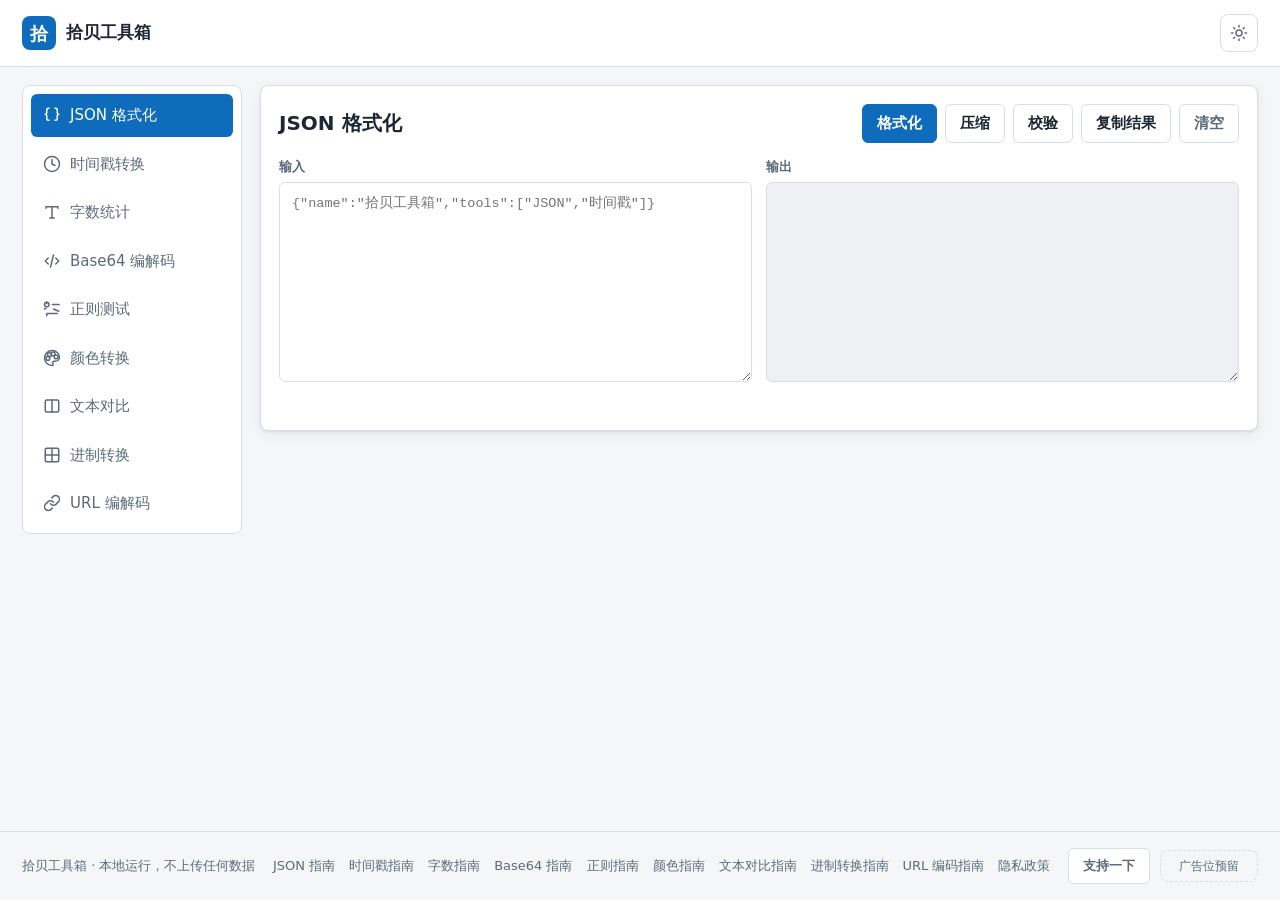
<file: index.html>
<!DOCTYPE html>
<html lang="zh-CN">
<head>
  <meta charset="UTF-8">
  <meta name="viewport" content="width=device-width, initial-scale=1.0">
  <title>拾贝工具箱 - 免费在线小工具合集</title>
  <meta name="description" content="拾贝工具箱提供 JSON 格式化、时间戳转换、字数统计、Base64 编解码、正则测试、颜色转换等免费在线工具，无需安装，本地运行。">
  <meta name="keywords" content="在线工具,JSON格式化,时间戳转换,字数统计,Base64,正则测试,颜色转换">
  <meta name="robots" content="index, follow">
  <meta property="og:title" content="拾贝工具箱 - 免费在线小工具合集">
  <meta property="og:description" content="JSON 格式化、时间戳转换、字数统计、Base64 编解码、正则测试、颜色转换、文本对比等免费在线工具，本地运行不上传。">
  <meta property="og:type" content="website">
  <meta property="og:url" content="https://gastonxiang-wq.github.io/shibei-toolbox//">
  <meta name="twitter:card" content="summary">
  <link rel="icon" href="data:image/svg+xml,<svg xmlns='http://www.w3.org/2000/svg' viewBox='0 0 100 100'><text y='.9em' font-size='90'>🔧</text></svg>">
  <link rel="stylesheet" href="styles.css">
  <script type="application/ld+json">
  {
    "@context": "https://schema.org",
    "@type": "WebSite",
    "name": "拾贝工具箱",
    "description": "免费在线小工具合集，包括 JSON 格式化、时间戳转换、字数统计、Base64 编解码、正则测试、颜色转换。",
    "inLanguage": "zh-CN"
  }
  </script>
</head>
<body>
  <header class="topbar">
    <div class="brand">
      <span class="brand-mark" aria-hidden="true">拾</span>
      <span class="brand-name">拾贝工具箱</span>
    </div>
    <button class="icon-button" id="themeToggle" type="button" aria-label="切换主题" title="切换主题">
      <svg viewBox="0 0 24 24" width="18" height="18" fill="none" stroke="currentColor" stroke-width="2" stroke-linecap="round" stroke-linejoin="round" aria-hidden="true"><circle cx="12" cy="12" r="4"/><path d="M12 2v2M12 20v2M4.93 4.93l1.41 1.41M17.66 17.66l1.41 1.41M2 12h2M20 12h2M4.93 19.07l1.41-1.41M17.66 6.34l1.41-1.41"/></svg>
    </button>
  </header>

  <div class="layout">
    <nav class="tool-nav" aria-label="工具列表">
      <button class="tool-tab active" type="button" data-tool="json" aria-controls="panel-json">
        <svg viewBox="0 0 24 24" width="18" height="18" fill="none" stroke="currentColor" stroke-width="2" stroke-linecap="round" stroke-linejoin="round" aria-hidden="true"><path d="M8 3H7a2 2 0 0 0-2 2v4a2 2 0 0 1-2 2 2 2 0 0 1 2 2v4a2 2 0 0 0 2 2h1"/><path d="M16 3h1a2 2 0 0 1 2 2v4a2 2 0 0 0 2 2 2 2 0 0 0-2 2v4a2 2 0 0 1-2 2h-1"/></svg>
        JSON 格式化
      </button>
      <button class="tool-tab" type="button" data-tool="timestamp" aria-controls="panel-timestamp">
        <svg viewBox="0 0 24 24" width="18" height="18" fill="none" stroke="currentColor" stroke-width="2" stroke-linecap="round" stroke-linejoin="round" aria-hidden="true"><circle cx="12" cy="12" r="10"/><path d="M12 6v6l4 2"/></svg>
        时间戳转换
      </button>
      <button class="tool-tab" type="button" data-tool="counter" aria-controls="panel-counter">
        <svg viewBox="0 0 24 24" width="18" height="18" fill="none" stroke="currentColor" stroke-width="2" stroke-linecap="round" stroke-linejoin="round" aria-hidden="true"><path d="M4 7V5h16v2M9 20h6M12 5v15"/></svg>
        字数统计
      </button>
      <button class="tool-tab" type="button" data-tool="base64" aria-controls="panel-base64">
        <svg viewBox="0 0 24 24" width="18" height="18" fill="none" stroke="currentColor" stroke-width="2" stroke-linecap="round" stroke-linejoin="round" aria-hidden="true"><path d="M7 8l-4 4 4 4M17 8l4 4-4 4M14 4l-4 16"/></svg>
        Base64 编解码
      </button>
      <button class="tool-tab" type="button" data-tool="regex" aria-controls="panel-regex">
        <svg viewBox="0 0 24 24" width="18" height="18" fill="none" stroke="currentColor" stroke-width="2" stroke-linecap="round" stroke-linejoin="round" aria-hidden="true"><circle cx="5" cy="6" r="3"/><path d="M12.5 6h9M14 12l7 3M5 18h14M2 12l2-1M5 3v2M5 19v2"/></svg>
        正则测试
      </button>
      <button class="tool-tab" type="button" data-tool="color" aria-controls="panel-color">
        <svg viewBox="0 0 24 24" width="18" height="18" fill="none" stroke="currentColor" stroke-width="2" stroke-linecap="round" stroke-linejoin="round" aria-hidden="true"><circle cx="13.5" cy="6.5" r="2.5"/><circle cx="17.5" cy="10.5" r="2.5"/><circle cx="8.5" cy="7.5" r="2.5"/><circle cx="6.5" cy="12.5" r="2.5"/><path d="M12 2C6.5 2 2 6.5 2 12s4.5 10 10 10c.926 0 1.648-.746 1.648-1.688 0-.437-.18-.835-.437-1.125-.29-.289-.438-.652-.438-1.125a1.64 1.64 0 0 1 1.668-1.668h1.996c3.051 0 5.555-2.503 5.555-5.554C21.965 6.012 17.461 2 12 2z"/></svg>
        颜色转换
      </button>
      <button class="tool-tab" type="button" data-tool="diff" aria-controls="panel-diff">
        <svg viewBox="0 0 24 24" width="18" height="18" fill="none" stroke="currentColor" stroke-width="2" stroke-linecap="round" stroke-linejoin="round" aria-hidden="true"><rect x="3" y="4" width="18" height="16" rx="2"/><path d="M12 4v16"/></svg>
        文本对比
      </button>
      <button class="tool-tab" type="button" data-tool="base" aria-controls="panel-base">
        <svg viewBox="0 0 24 24" width="18" height="18" fill="none" stroke="currentColor" stroke-width="2" stroke-linecap="round" stroke-linejoin="round" aria-hidden="true"><rect x="3" y="3" width="18" height="18" rx="2"/><path d="M12 3v18M3 12h18"/></svg>
        进制转换
      </button>
      <button class="tool-tab" type="button" data-tool="url" aria-controls="panel-url">
        <svg viewBox="0 0 24 24" width="18" height="18" fill="none" stroke="currentColor" stroke-width="2" stroke-linecap="round" stroke-linejoin="round" aria-hidden="true"><path d="M10 13a5 5 0 0 0 7.54.54l3-3a5 5 0 0 0-7.07-7.07l-1.72 1.71"/><path d="M14 11a5 5 0 0 0-7.54-.54l-3 3a5 5 0 0 0 7.07 7.07l1.71-1.71"/></svg>
        URL 编解码
      </button>
    </nav>

    <main class="content">
      <section class="tool-panel active" id="panel-json" data-panel="json">
        <div class="panel-head">
          <h1>JSON 格式化</h1>
          <div class="actions">
            <button class="btn primary" type="button" id="jsonFormat">格式化</button>
            <button class="btn" type="button" id="jsonMinify">压缩</button>
            <button class="btn" type="button" id="jsonValidate">校验</button>
            <button class="btn" type="button" id="jsonCopy">复制结果</button>
            <button class="btn ghost" type="button" id="jsonClear">清空</button>
          </div>
        </div>
        <div class="editor-grid">
          <div class="field">
            <label for="jsonInput">输入</label>
            <textarea id="jsonInput" spellcheck="false" placeholder='{"name":"拾贝工具箱","tools":["JSON","时间戳"]}'></textarea>
          </div>
          <div class="field">
            <label for="jsonOutput">输出</label>
            <textarea id="jsonOutput" spellcheck="false" readonly></textarea>
          </div>
        </div>
        <div class="status-line" id="jsonStatus" aria-live="polite"></div>
      </section>

      <section class="tool-panel" id="panel-timestamp" data-panel="timestamp" hidden>
        <div class="panel-head">
          <h1>时间戳转换</h1>
          <div class="actions">
            <button class="btn primary" type="button" id="tsNow">当前时间戳</button>
            <button class="btn" type="button" id="tsToDate">时间戳转日期</button>
            <button class="btn" type="button" id="tsToStamp">日期转时间戳</button>
            <button class="btn ghost" type="button" id="tsCopy">复制</button>
          </div>
        </div>
        <div class="form-grid">
          <div class="field">
            <label for="tsInput">时间戳（秒或毫秒）</label>
            <input id="tsInput" type="text" inputmode="numeric" placeholder="1756454400">
          </div>
          <div class="field">
            <label for="tsMode">单位</label>
            <select id="tsMode">
              <option value="auto">自动识别</option>
              <option value="s">秒</option>
              <option value="ms">毫秒</option>
            </select>
          </div>
          <div class="field">
            <label for="tsDate">日期时间</label>
            <input id="tsDate" type="datetime-local">
          </div>
          <div class="field">
            <label for="tsTz">时区</label>
            <select id="tsTz">
              <option value="local">本地时区</option>
              <option value="UTC">UTC</option>
              <option value="Asia/Shanghai" selected>Asia/Shanghai</option>
            </select>
          </div>
        </div>
        <div class="result-block">
          <div class="result-row"><span>ISO 8601</span><code id="tsIso">-</code></div>
          <div class="result-row"><span>本地时间</span><code id="tsLocal">-</code></div>
          <div class="result-row"><span>秒</span><code id="tsSeconds">-</code></div>
          <div class="result-row"><span>毫秒</span><code id="tsMillis">-</code></div>
        </div>
        <div class="status-line" id="tsStatus" aria-live="polite"></div>
      </section>

      <section class="tool-panel" id="panel-counter" data-panel="counter" hidden>
        <div class="panel-head">
          <h1>字数统计</h1>
          <div class="actions">
            <button class="btn ghost" type="button" id="ctClear">清空</button>
          </div>
        </div>
        <div class="field">
          <label for="ctInput">文本</label>
          <textarea id="ctInput" rows="14" spellcheck="false" placeholder="粘贴需要统计的文本…"></textarea>
        </div>
        <div class="stat-grid" id="ctStats">
          <div class="stat-card"><strong data-stat="chars">0</strong><span>字符数（含空格）</span></div>
          <div class="stat-card"><strong data-stat="charsNoSpace">0</strong><span>字符数（不含空格）</span></div>
          <div class="stat-card"><strong data-stat="han">0</strong><span>汉字数</span></div>
          <div class="stat-card"><strong data-stat="words">0</strong><span>词语数</span></div>
          <div class="stat-card"><strong data-stat="lines">0</strong><span>行数</span></div>
          <div class="stat-card"><strong data-stat="paras">0</strong><span>段落数</span></div>
        </div>
      </section>

      <section class="tool-panel" id="panel-base64" data-panel="base64" hidden>
        <div class="panel-head">
          <h1>Base64 编解码</h1>
          <div class="actions">
            <button class="btn primary" type="button" id="b64Encode">编码</button>
            <button class="btn" type="button" id="b64Decode">解码</button>
            <button class="btn" type="button" id="b64Copy">复制</button>
            <button class="btn ghost" type="button" id="b64Clear">清空</button>
          </div>
        </div>
        <div class="editor-grid">
          <div class="field">
            <label for="b64Input">输入</label>
            <textarea id="b64Input" spellcheck="false" placeholder="输入文本或 Base64 字符串"></textarea>
          </div>
          <div class="field">
            <label for="b64Output">输出</label>
            <textarea id="b64Output" spellcheck="false" readonly></textarea>
          </div>
        </div>
        <div class="status-line" id="b64Status" aria-live="polite"></div>
      </section>

      <section class="tool-panel" id="panel-regex" data-panel="regex" hidden>
        <div class="panel-head">
          <h1>正则测试</h1>
          <div class="actions">
            <button class="btn primary" type="button" id="rxTest">测试</button>
            <button class="btn ghost" type="button" id="rxClear">清空</button>
          </div>
        </div>
        <div class="form-grid two">
          <div class="field">
            <label for="rxPattern">正则表达式</label>
            <input id="rxPattern" type="text" spellcheck="false" placeholder="[a-z]+">
          </div>
          <div class="field">
            <label>标志</label>
            <div class="flag-row">
              <label class="check"><input type="checkbox" id="rxG" checked> g</label>
              <label class="check"><input type="checkbox" id="rxI"> i</label>
              <label class="check"><input type="checkbox" id="rxM"> m</label>
              <label class="check"><input type="checkbox" id="rxS"> s</label>
              <label class="check"><input type="checkbox" id="rxU"> u</label>
            </div>
          </div>
        </div>
        <div class="field">
          <label for="rxText">测试文本</label>
          <textarea id="rxText" rows="10" spellcheck="false" placeholder="在此输入测试文本"></textarea>
        </div>
        <div class="match-box">
          <div class="match-summary" id="rxSummary">尚未测试</div>
          <pre id="rxMatches"></pre>
        </div>
      </section>

      <section class="tool-panel" id="panel-color" data-panel="color" hidden>
        <div class="panel-head">
          <h1>颜色转换</h1>
          <div class="actions">
            <button class="btn primary" type="button" id="clParse">转换</button>
            <button class="btn ghost" type="button" id="clRandom">随机颜色</button>
          </div>
        </div>
        <div class="form-grid two">
          <div class="field">
            <label for="clPicker">取色器</label>
            <input id="clPicker" type="color" value="#1a73e8">
          </div>
          <div class="field">
            <label for="clInput">颜色值</label>
            <input id="clInput" type="text" spellcheck="false" value="#1a73e8" placeholder="#1a73e8 或 rgb(26,115,232)">
          </div>
        </div>
        <div class="swatch-row">
          <div class="swatch" id="clSwatch" style="background:#1a73e8"></div>
          <div class="result-block grow">
            <div class="result-row"><span>HEX</span><code id="clHex">#1a73e8</code><button class="copy-mini" data-copy="clHex" type="button" aria-label="复制 HEX">复制</button></div>
            <div class="result-row"><span>RGB</span><code id="clRgb">rgb(26, 115, 232)</code><button class="copy-mini" data-copy="clRgb" type="button" aria-label="复制 RGB">复制</button></div>
            <div class="result-row"><span>HSL</span><code id="clHsl">hsl(214, 82%, 51%)</code><button class="copy-mini" data-copy="clHsl" type="button" aria-label="复制 HSL">复制</button></div>
          </div>
        </div>
        <div class="status-line" id="clStatus" aria-live="polite"></div>
      </section>

      <section class="tool-panel" id="panel-diff" data-panel="diff" hidden>
        <div class="panel-head">
          <h1>文本对比</h1>
          <div class="actions">
            <button class="btn primary" type="button" id="dfRun">开始对比</button>
            <button class="btn" type="button" id="dfCopy">复制结果</button>
            <button class="btn ghost" type="button" id="dfClear">清空</button>
          </div>
        </div>
        <div class="editor-grid">
          <div class="field">
            <label for="dfA">原文本</label>
            <textarea id="dfA" spellcheck="false" placeholder="粘贴原文本"></textarea>
          </div>
          <div class="field">
            <label for="dfB">对比文本</label>
            <textarea id="dfB" spellcheck="false" placeholder="粘贴要对比的文本"></textarea>
          </div>
        </div>
        <div class="match-box">
          <div class="match-summary" id="dfSummary">尚未对比</div>
          <pre class="diff-output" id="dfOutput"></pre>
        </div>
      </section>

      <section class="tool-panel" id="panel-base" data-panel="base" hidden>
        <div class="panel-head">
          <h1>进制转换</h1>
          <div class="actions">
            <button class="btn primary" type="button" id="bnRun">转换</button>
            <button class="btn" type="button" id="bnCopy">复制全部</button>
            <button class="btn ghost" type="button" id="bnClear">清空</button>
          </div>
        </div>
        <div class="form-grid two">
          <div class="field">
            <label for="bnInput">数值</label>
            <input id="bnInput" type="text" spellcheck="false" placeholder="255 或 FF 或 11111111">
          </div>
          <div class="field">
            <label for="bnFrom">输入进制</label>
            <select id="bnFrom">
              <option value="2">二进制</option>
              <option value="8">八进制</option>
              <option value="10" selected>十进制</option>
              <option value="16">十六进制</option>
            </select>
          </div>
        </div>
        <div class="result-block">
          <div class="result-row"><span>十进制</span><code id="bnDec">-</code><button class="copy-mini" data-copy="bnDec" type="button" aria-label="复制十进制">复制</button></div>
          <div class="result-row"><span>十六进制</span><code id="bnHex">-</code><button class="copy-mini" data-copy="bnHex" type="button" aria-label="复制十六进制">复制</button></div>
          <div class="result-row"><span>八进制</span><code id="bnOct">-</code><button class="copy-mini" data-copy="bnOct" type="button" aria-label="复制八进制">复制</button></div>
          <div class="result-row"><span>二进制</span><code id="bnBin">-</code><button class="copy-mini" data-copy="bnBin" type="button" aria-label="复制二进制">复制</button></div>
        </div>
        <div class="status-line" id="bnStatus" aria-live="polite"></div>
      </section>

      <section class="tool-panel" id="panel-url" data-panel="url" hidden>
        <div class="panel-head">
          <h1>URL 编解码</h1>
          <div class="actions">
            <button class="btn primary" type="button" id="urEncode">编码</button>
            <button class="btn" type="button" id="urDecode">解码</button>
            <button class="btn" type="button" id="urCopy">复制结果</button>
            <button class="btn ghost" type="button" id="urClear">清空</button>
          </div>
        </div>
        <div class="editor-grid">
          <div class="field">
            <label for="urInput">输入</label>
            <textarea id="urInput" spellcheck="false" placeholder="输入需要编码或解码的文本"></textarea>
          </div>
          <div class="field">
            <label for="urOutput">输出</label>
            <textarea id="urOutput" spellcheck="false" readonly></textarea>
          </div>
        </div>
        <div class="status-line" id="urStatus" aria-live="polite"></div>
      </section>
    </main>
  </div>

  <footer class="footer">
    <span>拾贝工具箱 · 本地运行，不上传任何数据</span>
    <nav class="footer-nav" aria-label="工具指南">
      <a href="seo/json.html">JSON 指南</a>
      <a href="seo/timestamp.html">时间戳指南</a>
      <a href="seo/word-counter.html">字数指南</a>
      <a href="seo/base64.html">Base64 指南</a>
      <a href="seo/regex.html">正则指南</a>
      <a href="seo/color.html">颜色指南</a>
      <a href="seo/diff.html">文本对比指南</a>
      <a href="seo/base-convert.html">进制转换指南</a>
      <a href="seo/url-encode.html">URL 编码指南</a>
      <a href="privacy.html">隐私政策</a>
    </nav>
    <span class="footer-actions">
      <button class="btn ghost" id="donateBtn" type="button">支持一下</button>
      <span class="ad-slot">广告位预留</span>
    </span>
  </footer>

  <div class="modal" id="donateModal" hidden>
    <div class="modal-card" role="dialog" aria-modal="true" aria-labelledby="donateTitle">
      <button class="icon-button modal-close" id="donateClose" type="button" aria-label="关闭">×</button>
      <h2 id="donateTitle">支持拾贝工具箱</h2>
      <p>如果你觉得工具好用，可以扫码支持。</p>
      <img class="qr-img" src="assets/donate.jpg" alt="收款码">
      <span class="modal-note">扫码支持拾贝工具箱</span>
    </div>
  </div>

  <script src="app.js"></script>
</body>
</html>
</file>
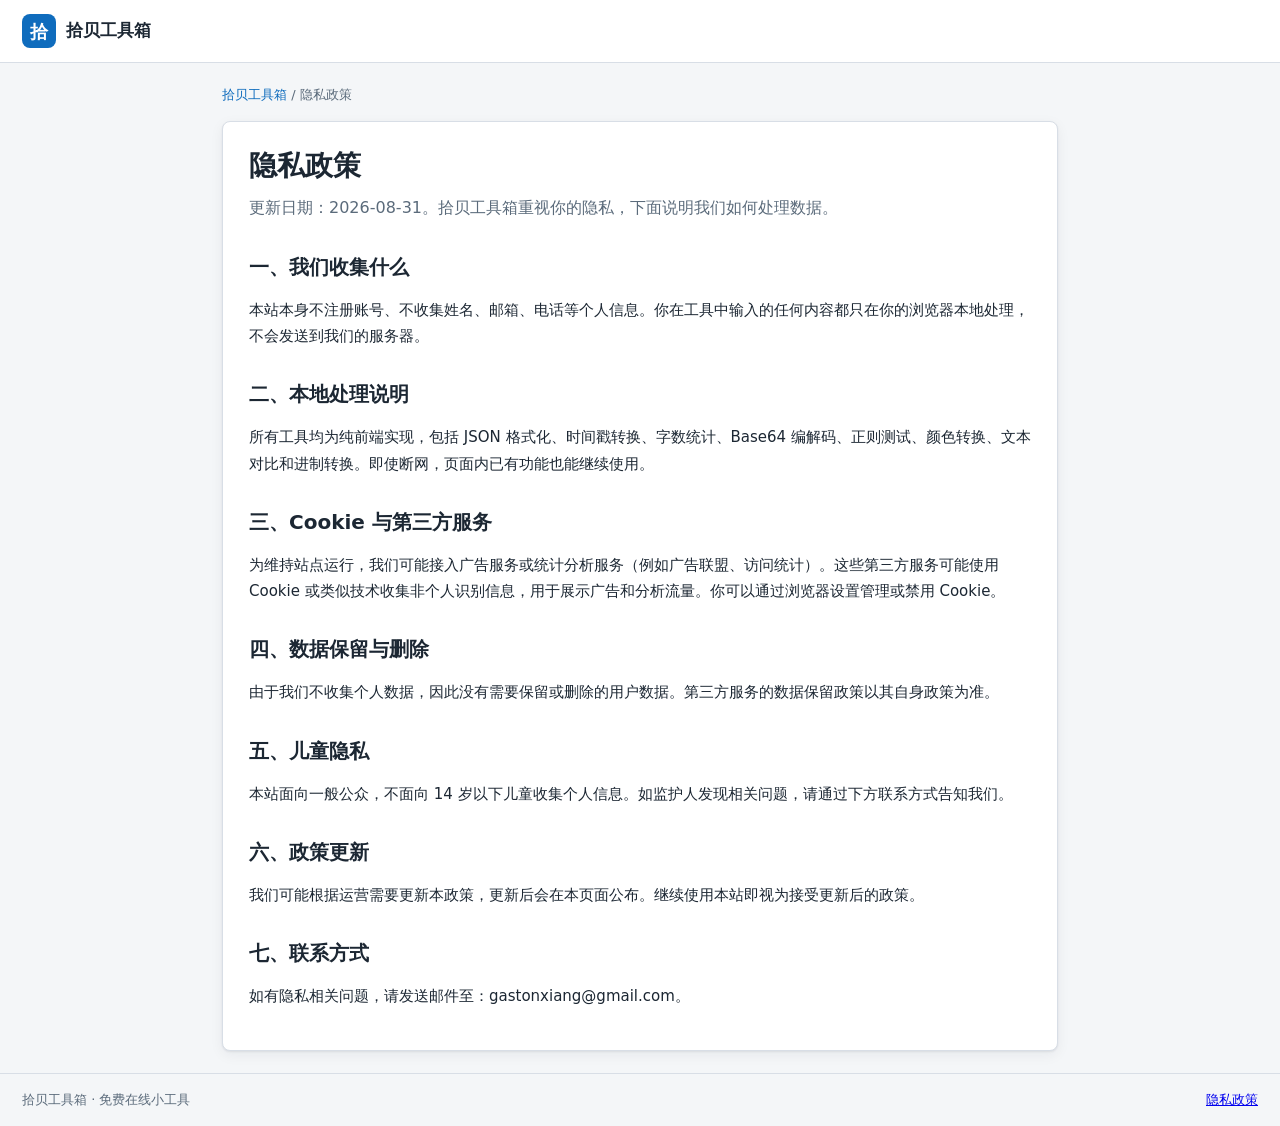
<file: privacy.html>
<!DOCTYPE html>
<html lang="zh-CN">
<head>
  <meta charset="UTF-8">
  <meta name="viewport" content="width=device-width, initial-scale=1.0">
  <title>隐私政策 - 拾贝工具箱</title>
  <meta name="description" content="拾贝工具箱隐私政策：工具在浏览器本地运行，不上传用户数据；说明 Cookie、广告服务与联系方式。">
  <meta name="robots" content="index, follow">
  <meta property="og:title" content="隐私政策 - 拾贝工具箱">
  <meta property="og:description" content="拾贝工具箱隐私政策：本地运行、不上传数据，透明说明第三方服务。">
  <meta property="og:type" content="article">
  <meta property="og:url" content="https://gastonxiang-wq.github.io/shibei-toolbox//privacy.html">
  <meta name="twitter:card" content="summary">
  <link rel="canonical" href="https://gastonxiang-wq.github.io/shibei-toolbox//privacy.html">
  <link rel="stylesheet" href="styles.css">
  <link rel="stylesheet" href="seo/article.css">
</head>
<body>
  <header class="topbar">
    <div class="brand">
      <span class="brand-mark" aria-hidden="true">拾</span>
      <span class="brand-name">拾贝工具箱</span>
    </div>
  </header>

  <main class="article-page">
    <nav class="breadcrumb"><a href="index.html">拾贝工具箱</a> / 隐私政策</nav>
    <article class="article-body">
      <h1>隐私政策</h1>
      <p class="lede">更新日期：2026-08-31。拾贝工具箱重视你的隐私，下面说明我们如何处理数据。</p>

      <h2>一、我们收集什么</h2>
      <p>本站本身不注册账号、不收集姓名、邮箱、电话等个人信息。你在工具中输入的任何内容都只在你的浏览器本地处理，不会发送到我们的服务器。</p>

      <h2>二、本地处理说明</h2>
      <p>所有工具均为纯前端实现，包括 JSON 格式化、时间戳转换、字数统计、Base64 编解码、正则测试、颜色转换、文本对比和进制转换。即使断网，页面内已有功能也能继续使用。</p>

      <h2>三、Cookie 与第三方服务</h2>
      <p>为维持站点运行，我们可能接入广告服务或统计分析服务（例如广告联盟、访问统计）。这些第三方服务可能使用 Cookie 或类似技术收集非个人识别信息，用于展示广告和分析流量。你可以通过浏览器设置管理或禁用 Cookie。</p>

      <h2>四、数据保留与删除</h2>
      <p>由于我们不收集个人数据，因此没有需要保留或删除的用户数据。第三方服务的数据保留政策以其自身政策为准。</p>

      <h2>五、儿童隐私</h2>
      <p>本站面向一般公众，不面向 14 岁以下儿童收集个人信息。如监护人发现相关问题，请通过下方联系方式告知我们。</p>

      <h2>六、政策更新</h2>
      <p>我们可能根据运营需要更新本政策，更新后会在本页面公布。继续使用本站即视为接受更新后的政策。</p>

      <h2>七、联系方式</h2>
      <p>如有隐私相关问题，请发送邮件至：gastonxiang@gmail.com。</p>
    </article>
  </main>

  <footer class="footer">
    <span>拾贝工具箱 · 免费在线小工具</span>
    <a href="privacy.html">隐私政策</a>
  </footer>
</body>
</html>
</file>
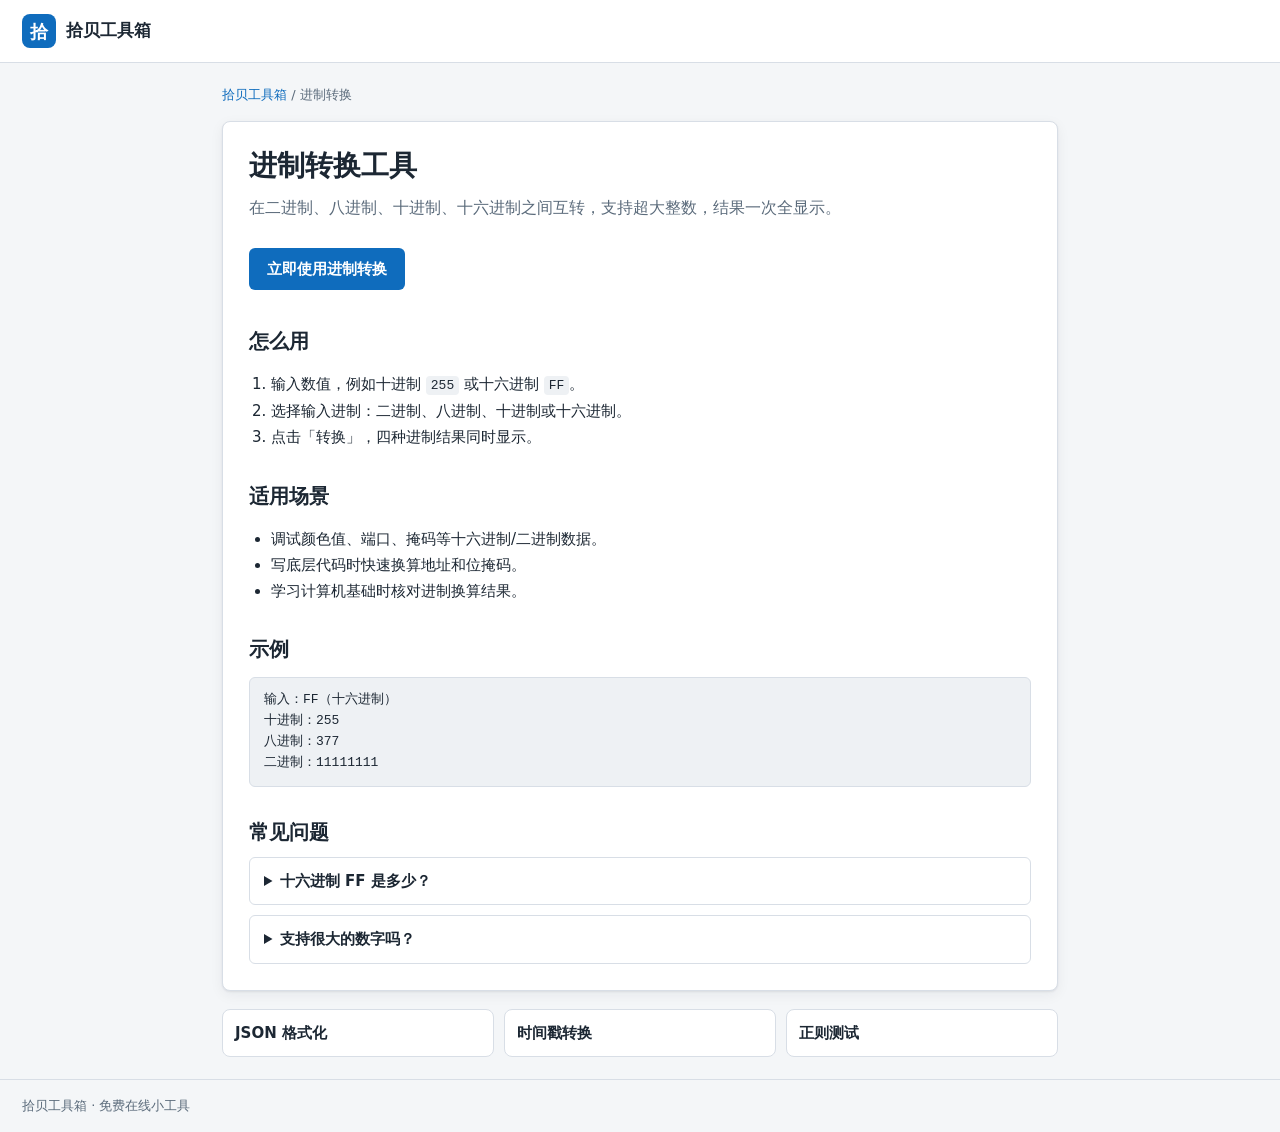
<file: seo/base-convert.html>
<!DOCTYPE html>
<html lang="zh-CN">
<head>
  <meta charset="UTF-8">
  <meta name="viewport" content="width=device-width, initial-scale=1.0">
  <title>进制转换工具 - 十进制、十六进制、八进制、二进制互转 | 拾贝工具箱</title>
  <meta name="description" content="免费在线进制转换工具：十进制、十六进制、八进制、二进制任意互转，支持超大整数，浏览器本地处理。">
  <meta name="robots" content="index, follow">
  <meta property="og:title" content="进制转换工具 - 二、八、十、十六进制互转 | 拾贝工具箱">
  <meta property="og:description" content="免费在线进制转换工具：十进制、十六进制、八进制、二进制任意互转，支持超大整数。">
  <meta property="og:type" content="article">
  <meta property="og:url" content="https://gastonxiang-wq.github.io/shibei-toolbox//seo/base-convert.html">
  <meta name="twitter:card" content="summary">
  <link rel="canonical" href="https://gastonxiang-wq.github.io/shibei-toolbox//seo/base-convert.html">
  <link rel="stylesheet" href="../styles.css">
  <link rel="stylesheet" href="article.css">
  <script type="application/ld+json">
  {
    "@context": "https://schema.org",
    "@type": "FAQPage",
    "mainEntity": [
      {
        "@type": "Question",
        "name": "十六进制 FF 是多少？",
        "acceptedAnswer": {
          "@type": "Answer",
          "text": "十六进制 FF 等于十进制 255，等于二进制 11111111，也等于八进制 377。"
        }
      },
      {
        "@type": "Question",
        "name": "支持很大的数字吗？",
        "acceptedAnswer": {
          "@type": "Answer",
          "text": "支持。工具使用大整数运算，超大数字也能精确转换。"
        }
      }
    ]
  }
  </script>
</head>
<body>
  <header class="topbar">
    <div class="brand">
      <span class="brand-mark" aria-hidden="true">拾</span>
      <span class="brand-name">拾贝工具箱</span>
    </div>
  </header>

  <main class="article-page">
    <nav class="breadcrumb"><a href="../index.html">拾贝工具箱</a> / 进制转换</nav>
    <article class="article-body">
      <h1>进制转换工具</h1>
      <p class="lede">在二进制、八进制、十进制、十六进制之间互转，支持超大整数，结果一次全显示。</p>
      <a class="cta" href="../index.html#base">立即使用进制转换</a>

      <h2>怎么用</h2>
      <ol>
        <li>输入数值，例如十进制 <code>255</code> 或十六进制 <code>FF</code>。</li>
        <li>选择输入进制：二进制、八进制、十进制或十六进制。</li>
        <li>点击「转换」，四种进制结果同时显示。</li>
      </ol>

      <h2>适用场景</h2>
      <ul>
        <li>调试颜色值、端口、掩码等十六进制/二进制数据。</li>
        <li>写底层代码时快速换算地址和位掩码。</li>
        <li>学习计算机基础时核对进制换算结果。</li>
      </ul>

      <h2>示例</h2>
      <pre><code>输入：FF（十六进制）
十进制：255
八进制：377
二进制：11111111</code></pre>

      <section class="faq">
        <h2>常见问题</h2>
        <details>
          <summary>十六进制 FF 是多少？</summary>
          <p>十六进制 FF 等于十进制 255，等于二进制 11111111，也等于八进制 377。</p>
        </details>
        <details>
          <summary>支持很大的数字吗？</summary>
          <p>支持。工具使用大整数运算，超大数字也能精确转换。</p>
        </details>
      </section>
    </article>

    <aside class="related">
      <a href="json.html">JSON 格式化</a>
      <a href="timestamp.html">时间戳转换</a>
      <a href="regex.html">正则测试</a>
    </aside>
  </main>

  <footer class="footer">
    <span>拾贝工具箱 · 免费在线小工具</span>
  </footer>
</body>
</html>
</file>
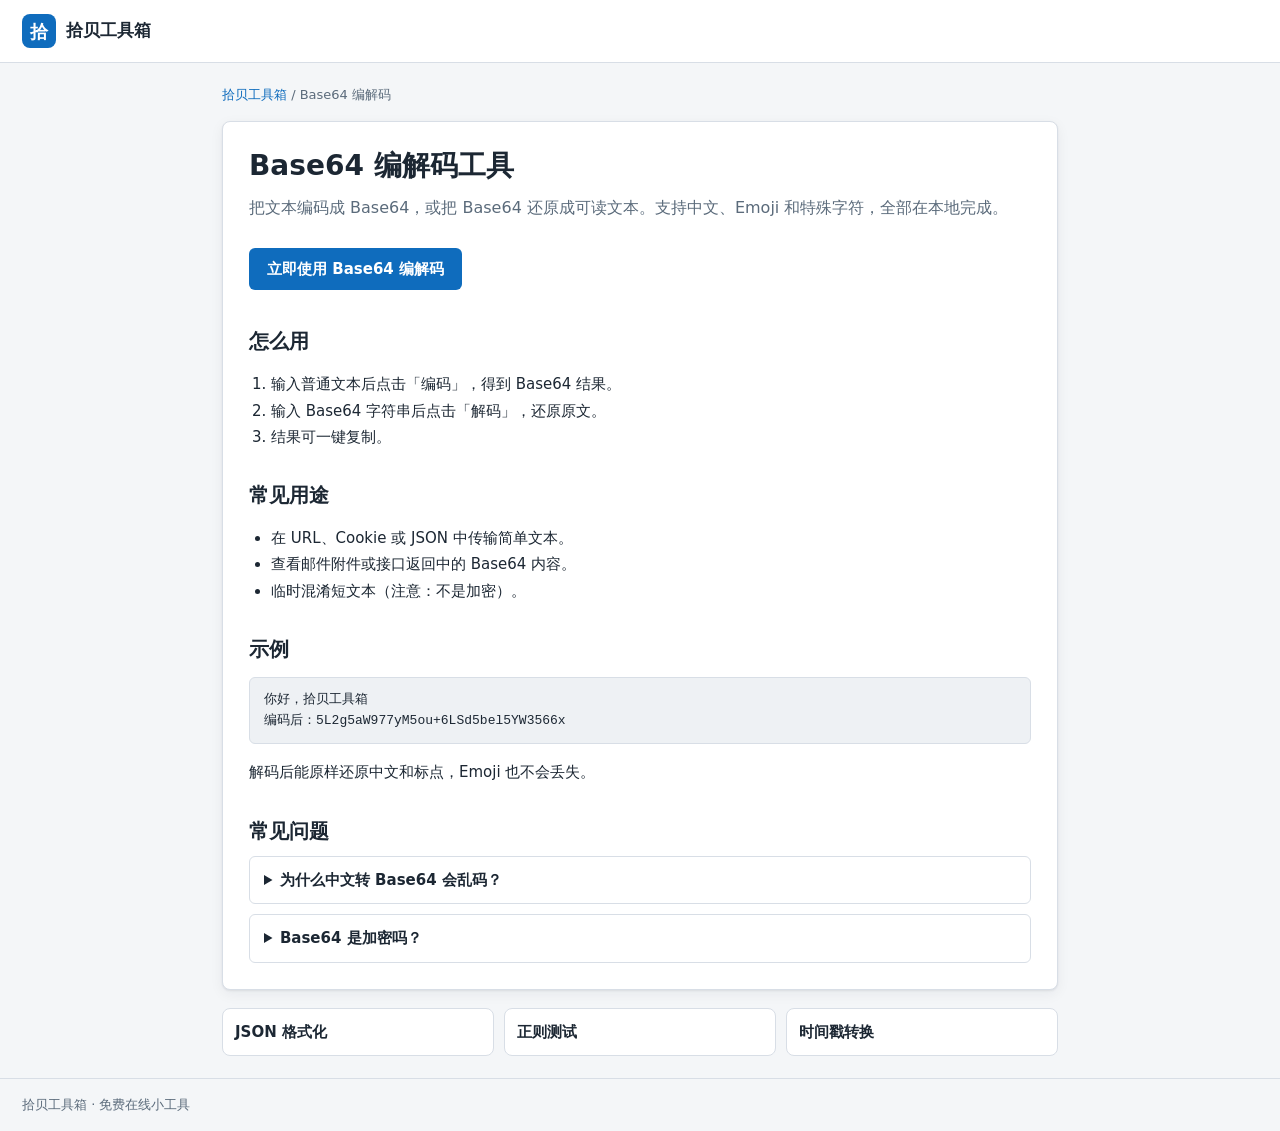
<file: seo/base64.html>
<!DOCTYPE html>
<html lang="zh-CN">
<head>
  <meta charset="UTF-8">
  <meta name="viewport" content="width=device-width, initial-scale=1.0">
  <title>Base64 编解码工具 - 中文文本在线转换 | 拾贝工具箱</title>
  <meta name="description" content="免费在线 Base64 编解码工具：支持中文、Emoji 和特殊字符，UTF-8 编码，浏览器本地处理，无需上传。">
  <meta name="robots" content="index, follow">
  <meta property="og:title" content="Base64 编解码工具 - 中文文本在线转换 | 拾贝工具箱">
  <meta property="og:description" content="免费在线 Base64 编解码工具：支持中文、Emoji 和特殊字符，浏览器本地处理。">
  <meta property="og:type" content="article">
  <meta property="og:url" content="https://gastonxiang-wq.github.io/shibei-toolbox//seo/base64.html">
  <meta name="twitter:card" content="summary">
  <link rel="canonical" href="https://gastonxiang-wq.github.io/shibei-toolbox//seo/base64.html">
  <link rel="stylesheet" href="../styles.css">
  <link rel="stylesheet" href="article.css">
  <script type="application/ld+json">
  {
    "@context": "https://schema.org",
    "@type": "FAQPage",
    "mainEntity": [
      {
        "@type": "Question",
        "name": "为什么中文转 Base64 会乱码？",
        "acceptedAnswer": {
          "@type": "Answer",
          "text": "因为中文必须先按 UTF-8 编码再转 Base64。本工具自动处理 UTF-8，所以中文和 Emoji 都能正常转换。"
        }
      },
      {
        "@type": "Question",
        "name": "Base64 是加密吗？",
        "acceptedAnswer": {
          "@type": "Answer",
          "text": "不是。Base64 只是编码格式，任何人都可以解码，不能用于保护敏感信息。"
        }
      }
    ]
  }
  </script>
</head>
<body>
  <header class="topbar">
    <div class="brand">
      <span class="brand-mark" aria-hidden="true">拾</span>
      <span class="brand-name">拾贝工具箱</span>
    </div>
  </header>

  <main class="article-page">
    <nav class="breadcrumb"><a href="../index.html">拾贝工具箱</a> / Base64 编解码</nav>
    <article class="article-body">
      <h1>Base64 编解码工具</h1>
      <p class="lede">把文本编码成 Base64，或把 Base64 还原成可读文本。支持中文、Emoji 和特殊字符，全部在本地完成。</p>
      <a class="cta" href="../index.html#base64">立即使用 Base64 编解码</a>

      <h2>怎么用</h2>
      <ol>
        <li>输入普通文本后点击「编码」，得到 Base64 结果。</li>
        <li>输入 Base64 字符串后点击「解码」，还原原文。</li>
        <li>结果可一键复制。</li>
      </ol>

      <h2>常见用途</h2>
      <ul>
        <li>在 URL、Cookie 或 JSON 中传输简单文本。</li>
        <li>查看邮件附件或接口返回中的 Base64 内容。</li>
        <li>临时混淆短文本（注意：不是加密）。</li>
      </ul>

      <h2>示例</h2>
      <pre><code>你好，拾贝工具箱
编码后：5L2g5aW977yM5ou+6LSd5bel5YW3566x</code></pre>
      <p>解码后能原样还原中文和标点，Emoji 也不会丢失。</p>

      <section class="faq">
        <h2>常见问题</h2>
        <details>
          <summary>为什么中文转 Base64 会乱码？</summary>
          <p>因为中文必须先按 UTF-8 编码再转 Base64。本工具自动处理 UTF-8，所以中文和 Emoji 都能正常转换。</p>
        </details>
        <details>
          <summary>Base64 是加密吗？</summary>
          <p>不是。Base64 只是编码格式，任何人都可以解码，不能用于保护敏感信息。</p>
        </details>
      </section>
    </article>

    <aside class="related">
      <a href="json.html">JSON 格式化</a>
      <a href="regex.html">正则测试</a>
      <a href="timestamp.html">时间戳转换</a>
    </aside>
  </main>

  <footer class="footer">
    <span>拾贝工具箱 · 免费在线小工具</span>
  </footer>
</body>
</html>
</file>
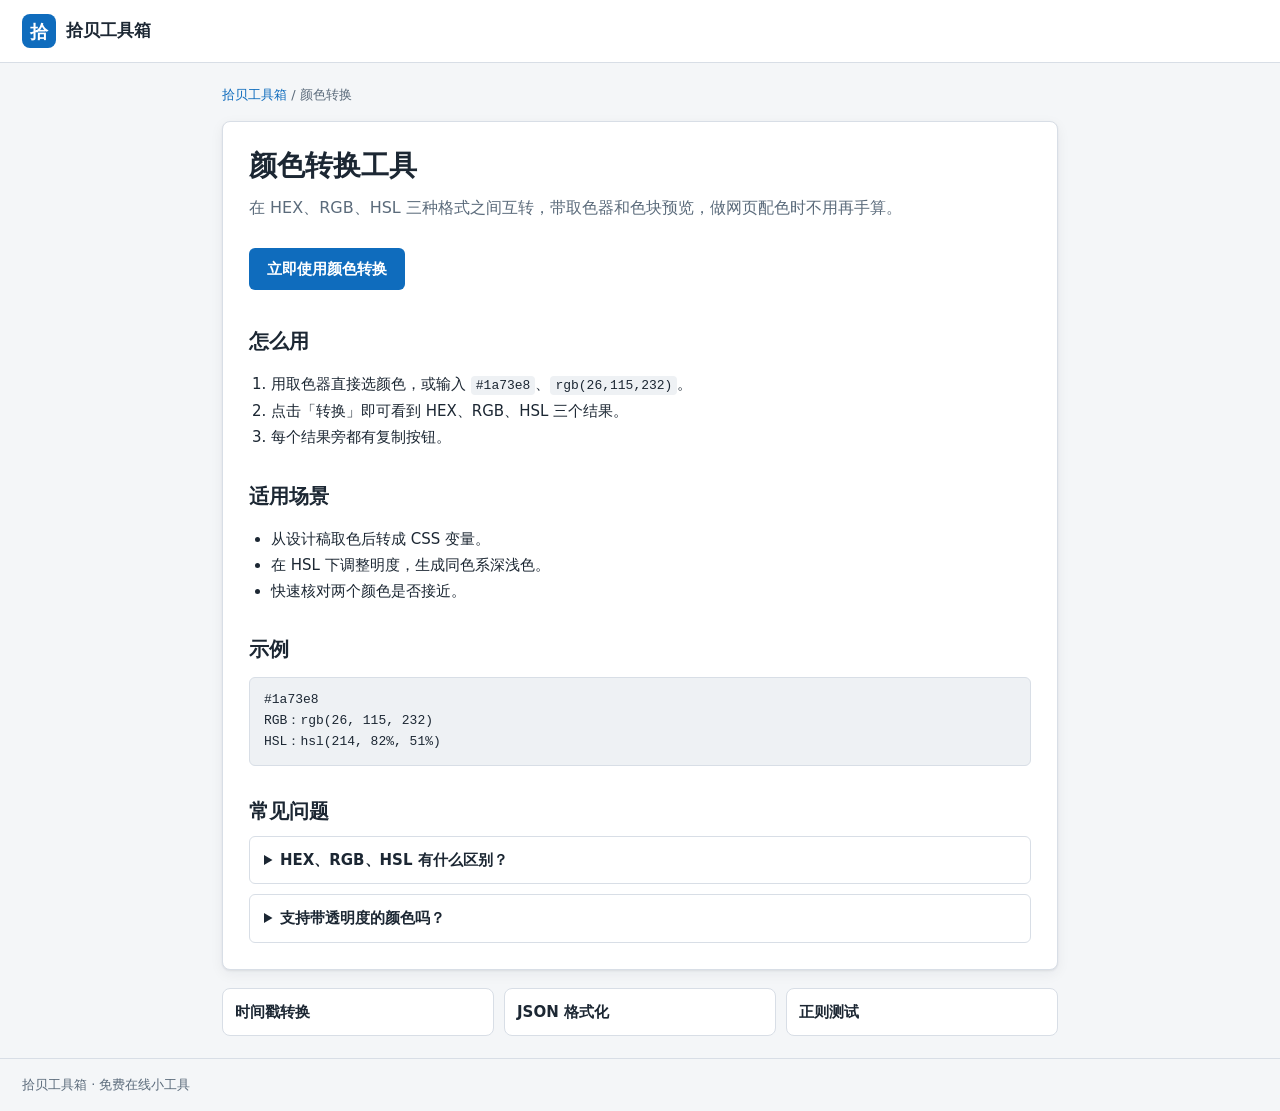
<file: seo/color.html>
<!DOCTYPE html>
<html lang="zh-CN">
<head>
  <meta charset="UTF-8">
  <meta name="viewport" content="width=device-width, initial-scale=1.0">
  <title>颜色转换工具 - HEX、RGB、HSL 在线互转 | 拾贝工具箱</title>
  <meta name="description" content="免费在线颜色转换工具：支持 HEX、RGB、HSL 互转，带取色器和实时预览，前端配色更省心。">
  <meta name="robots" content="index, follow">
  <meta property="og:title" content="颜色转换工具 - HEX、RGB、HSL 在线互转 | 拾贝工具箱">
  <meta property="og:description" content="免费在线颜色转换工具：支持 HEX、RGB、HSL 互转，带取色器和实时预览。">
  <meta property="og:type" content="article">
  <meta property="og:url" content="https://gastonxiang-wq.github.io/shibei-toolbox//seo/color.html">
  <meta name="twitter:card" content="summary">
  <link rel="canonical" href="https://gastonxiang-wq.github.io/shibei-toolbox//seo/color.html">
  <link rel="stylesheet" href="../styles.css">
  <link rel="stylesheet" href="article.css">
  <script type="application/ld+json">
  {
    "@context": "https://schema.org",
    "@type": "FAQPage",
    "mainEntity": [
      {
        "@type": "Question",
        "name": "HEX、RGB、HSL 有什么区别？",
        "acceptedAnswer": {
          "@type": "Answer",
          "text": "HEX 和 RGB 都描述三原色分量，HSL 用色相、饱和度和亮度描述颜色，调整明暗和饱和度更方便。"
        }
      },
      {
        "@type": "Question",
        "name": "支持带透明度的颜色吗？",
        "acceptedAnswer": {
          "@type": "Answer",
          "text": "当前版本支持 RGB 的 alpha 解析，并转换为不含透明度的标准格式；后续可扩展 RGBA/HEXA 输出。"
        }
      }
    ]
  }
  </script>
</head>
<body>
  <header class="topbar">
    <div class="brand">
      <span class="brand-mark" aria-hidden="true">拾</span>
      <span class="brand-name">拾贝工具箱</span>
    </div>
  </header>

  <main class="article-page">
    <nav class="breadcrumb"><a href="../index.html">拾贝工具箱</a> / 颜色转换</nav>
    <article class="article-body">
      <h1>颜色转换工具</h1>
      <p class="lede">在 HEX、RGB、HSL 三种格式之间互转，带取色器和色块预览，做网页配色时不用再手算。</p>
      <a class="cta" href="../index.html#color">立即使用颜色转换</a>

      <h2>怎么用</h2>
      <ol>
        <li>用取色器直接选颜色，或输入 <code>#1a73e8</code>、<code>rgb(26,115,232)</code>。</li>
        <li>点击「转换」即可看到 HEX、RGB、HSL 三个结果。</li>
        <li>每个结果旁都有复制按钮。</li>
      </ol>

      <h2>适用场景</h2>
      <ul>
        <li>从设计稿取色后转成 CSS 变量。</li>
        <li>在 HSL 下调整明度，生成同色系深浅色。</li>
        <li>快速核对两个颜色是否接近。</li>
      </ul>

      <h2>示例</h2>
      <pre><code>#1a73e8
RGB：rgb(26, 115, 232)
HSL：hsl(214, 82%, 51%)</code></pre>

      <section class="faq">
        <h2>常见问题</h2>
        <details>
          <summary>HEX、RGB、HSL 有什么区别？</summary>
          <p>HEX 和 RGB 都描述三原色分量，HSL 用色相、饱和度和亮度描述颜色，调整明暗和饱和度更方便。</p>
        </details>
        <details>
          <summary>支持带透明度的颜色吗？</summary>
          <p>当前版本支持 RGB 的 alpha 解析，并转换为不含透明度的标准格式；后续可扩展 RGBA/HEXA 输出。</p>
        </details>
      </section>
    </article>

    <aside class="related">
      <a href="timestamp.html">时间戳转换</a>
      <a href="json.html">JSON 格式化</a>
      <a href="regex.html">正则测试</a>
    </aside>
  </main>

  <footer class="footer">
    <span>拾贝工具箱 · 免费在线小工具</span>
  </footer>
</body>
</html>
</file>
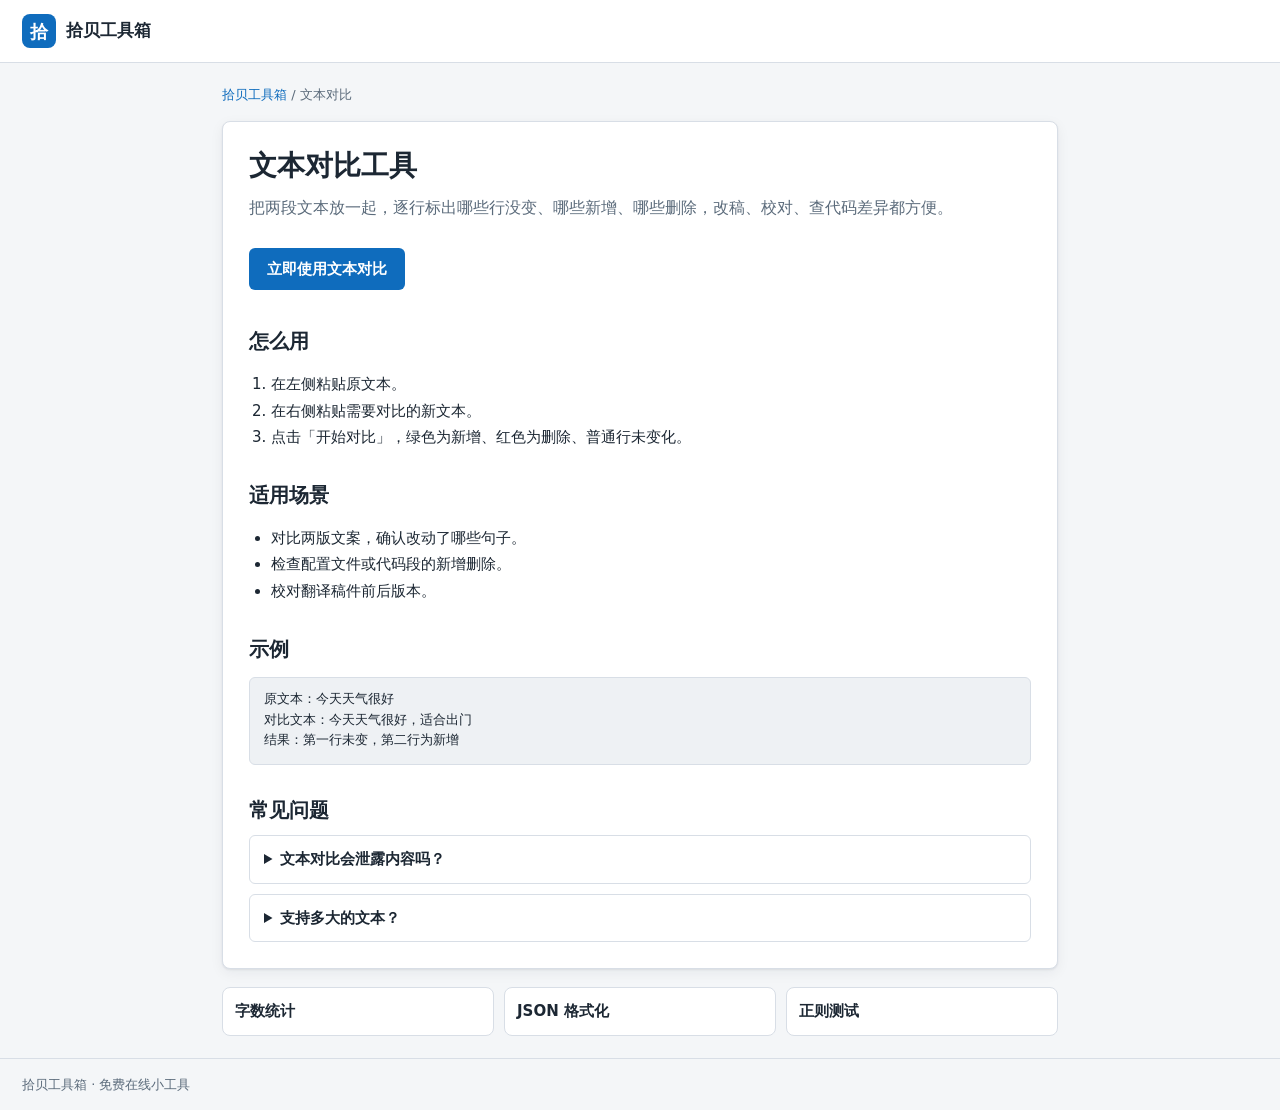
<file: seo/diff.html>
<!DOCTYPE html>
<html lang="zh-CN">
<head>
  <meta charset="UTF-8">
  <meta name="viewport" content="width=device-width, initial-scale=1.0">
  <title>文本对比工具 - 在线查找两段文本差异 | 拾贝工具箱</title>
  <meta name="description" content="免费在线文本对比工具：逐行找出两段文本的新增、删除和相同内容，支持代码、配置、文案对比，浏览器本地处理。">
  <meta name="robots" content="index, follow">
  <meta property="og:title" content="文本对比工具 - 在线查找两段文本差异 | 拾贝工具箱">
  <meta property="og:description" content="免费在线文本对比工具：逐行找出两段文本的新增、删除和相同内容。">
  <meta property="og:type" content="article">
  <meta property="og:url" content="https://gastonxiang-wq.github.io/shibei-toolbox//seo/diff.html">
  <meta name="twitter:card" content="summary">
  <link rel="canonical" href="https://gastonxiang-wq.github.io/shibei-toolbox//seo/diff.html">
  <link rel="stylesheet" href="../styles.css">
  <link rel="stylesheet" href="article.css">
  <script type="application/ld+json">
  {
    "@context": "https://schema.org",
    "@type": "FAQPage",
    "mainEntity": [
      {
        "@type": "Question",
        "name": "文本对比会泄露内容吗？",
        "acceptedAnswer": {
          "@type": "Answer",
          "text": "不会。对比完全在浏览器本地完成，两段文本都不会上传到服务器。"
        }
      },
      {
        "@type": "Question",
        "name": "支持多大的文本？",
        "acceptedAnswer": {
          "@type": "Answer",
          "text": "单次最多对比 2000 行文本，超过上限请分段对比。"
        }
      }
    ]
  }
  </script>
</head>
<body>
  <header class="topbar">
    <div class="brand">
      <span class="brand-mark" aria-hidden="true">拾</span>
      <span class="brand-name">拾贝工具箱</span>
    </div>
  </header>

  <main class="article-page">
    <nav class="breadcrumb"><a href="../index.html">拾贝工具箱</a> / 文本对比</nav>
    <article class="article-body">
      <h1>文本对比工具</h1>
      <p class="lede">把两段文本放一起，逐行标出哪些行没变、哪些新增、哪些删除，改稿、校对、查代码差异都方便。</p>
      <a class="cta" href="../index.html#diff">立即使用文本对比</a>

      <h2>怎么用</h2>
      <ol>
        <li>在左侧粘贴原文本。</li>
        <li>在右侧粘贴需要对比的新文本。</li>
        <li>点击「开始对比」，绿色为新增、红色为删除、普通行未变化。</li>
      </ol>

      <h2>适用场景</h2>
      <ul>
        <li>对比两版文案，确认改动了哪些句子。</li>
        <li>检查配置文件或代码段的新增删除。</li>
        <li>校对翻译稿件前后版本。</li>
      </ul>

      <h2>示例</h2>
      <pre><code>原文本：今天天气很好
对比文本：今天天气很好，适合出门
结果：第一行未变，第二行为新增</code></pre>

      <section class="faq">
        <h2>常见问题</h2>
        <details>
          <summary>文本对比会泄露内容吗？</summary>
          <p>不会。对比完全在浏览器本地完成，两段文本都不会上传到服务器。</p>
        </details>
        <details>
          <summary>支持多大的文本？</summary>
          <p>单次最多对比 2000 行文本，超过上限请分段对比。</p>
        </details>
      </section>
    </article>

    <aside class="related">
      <a href="word-counter.html">字数统计</a>
      <a href="json.html">JSON 格式化</a>
      <a href="regex.html">正则测试</a>
    </aside>
  </main>

  <footer class="footer">
    <span>拾贝工具箱 · 免费在线小工具</span>
  </footer>
</body>
</html>
</file>
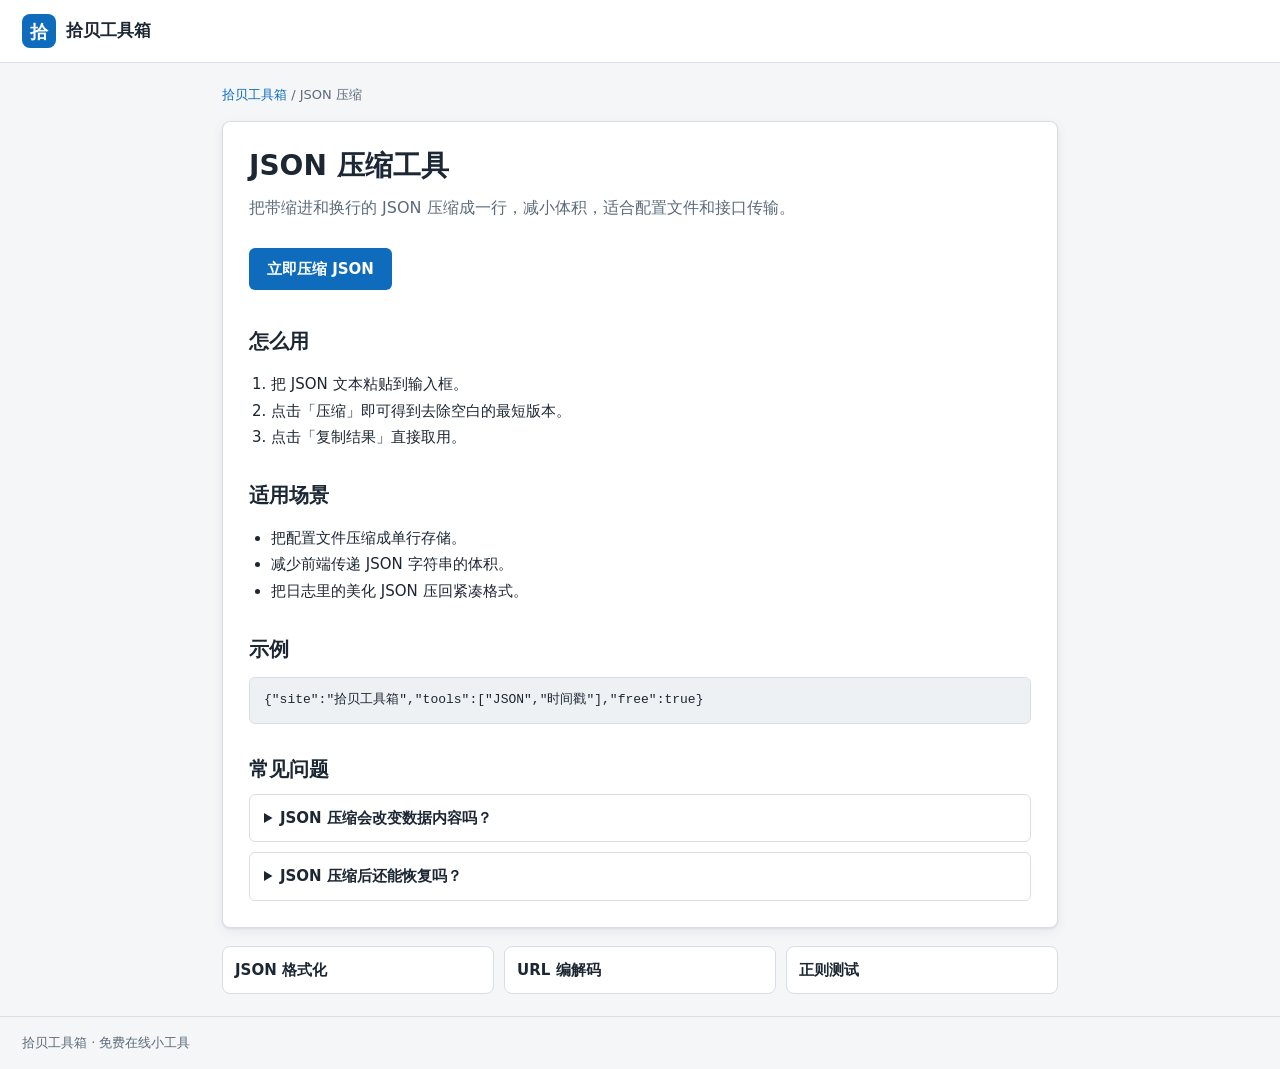
<file: seo/json-minify.html>
<!DOCTYPE html>
<html lang="zh-CN">
<head>
  <meta charset="UTF-8">
  <meta name="viewport" content="width=device-width, initial-scale=1.0">
  <title>JSON 压缩工具 - 在线去除空白减小体积 | 拾贝工具箱</title>
  <meta name="description" content="免费在线 JSON 压缩工具：一键去除 JSON 中的空格、换行和缩进，减小传输体积，浏览器本地处理。">
  <meta name="robots" content="index, follow">
  <meta property="og:title" content="JSON 压缩工具 - 在线去除空白减小体积 | 拾贝工具箱">
  <meta property="og:description" content="免费在线 JSON 压缩工具：一键去除空格、换行和缩进，减小传输体积。">
  <meta property="og:type" content="article">
  <meta property="og:url" content="https://gastonxiang-wq.github.io/shibei-toolbox//seo/json-minify.html">
  <meta name="twitter:card" content="summary">
  <link rel="canonical" href="https://gastonxiang-wq.github.io/shibei-toolbox//seo/json-minify.html">
  <link rel="stylesheet" href="../styles.css">
  <link rel="stylesheet" href="article.css">
  <script type="application/ld+json">
  {
    "@context": "https://schema.org",
    "@type": "FAQPage",
    "mainEntity": [
      {
        "@type": "Question",
        "name": "JSON 压缩会改变数据内容吗？",
        "acceptedAnswer": {
          "@type": "Answer",
          "text": "不会。压缩只是移除空格、换行和缩进，字段名、值和结构都保持不变。"
        }
      },
      {
        "@type": "Question",
        "name": "JSON 压缩后还能恢复吗？",
        "acceptedAnswer": {
          "@type": "Answer",
          "text": "可以。压缩版仍是合法 JSON，用格式化工具就能还原成带缩进的易读格式。"
        }
      }
    ]
  }
  </script>
</head>
<body>
  <header class="topbar">
    <div class="brand">
      <span class="brand-mark" aria-hidden="true">拾</span>
      <span class="brand-name">拾贝工具箱</span>
    </div>
  </header>

  <main class="article-page">
    <nav class="breadcrumb"><a href="../index.html">拾贝工具箱</a> / JSON 压缩</nav>
    <article class="article-body">
      <h1>JSON 压缩工具</h1>
      <p class="lede">把带缩进和换行的 JSON 压缩成一行，减小体积，适合配置文件和接口传输。</p>
      <a class="cta" href="../index.html#json">立即压缩 JSON</a>

      <h2>怎么用</h2>
      <ol>
        <li>把 JSON 文本粘贴到输入框。</li>
        <li>点击「压缩」即可得到去除空白的最短版本。</li>
        <li>点击「复制结果」直接取用。</li>
      </ol>

      <h2>适用场景</h2>
      <ul>
        <li>把配置文件压缩成单行存储。</li>
        <li>减少前端传递 JSON 字符串的体积。</li>
        <li>把日志里的美化 JSON 压回紧凑格式。</li>
      </ul>

      <h2>示例</h2>
      <pre><code>{"site":"拾贝工具箱","tools":["JSON","时间戳"],"free":true}</code></pre>

      <section class="faq">
        <h2>常见问题</h2>
        <details>
          <summary>JSON 压缩会改变数据内容吗？</summary>
          <p>不会。压缩只是移除空格、换行和缩进，字段名、值和结构都保持不变。</p>
        </details>
        <details>
          <summary>JSON 压缩后还能恢复吗？</summary>
          <p>可以。压缩版仍是合法 JSON，用格式化工具就能还原成带缩进的易读格式。</p>
        </details>
      </section>
    </article>

    <aside class="related">
      <a href="json.html">JSON 格式化</a>
      <a href="url-encode.html">URL 编解码</a>
      <a href="regex.html">正则测试</a>
    </aside>
  </main>

  <footer class="footer">
    <span>拾贝工具箱 · 免费在线小工具</span>
  </footer>
</body>
</html>
</file>
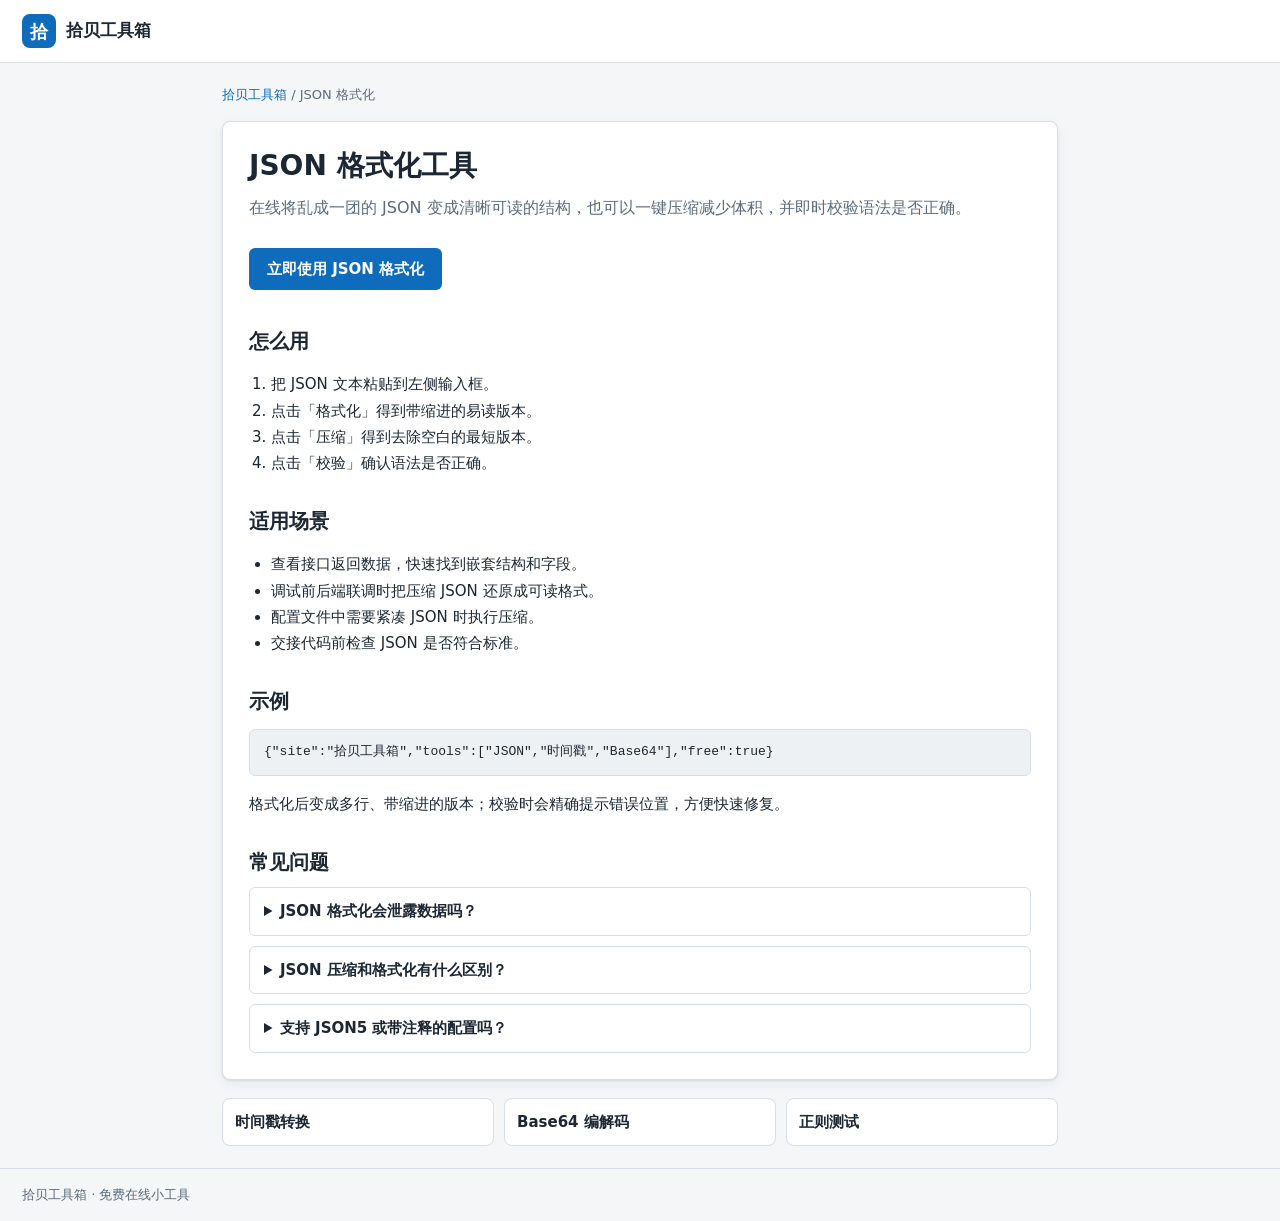
<file: seo/json.html>
<!DOCTYPE html>
<html lang="zh-CN">
<head>
  <meta charset="UTF-8">
  <meta name="viewport" content="width=device-width, initial-scale=1.0">
  <title>JSON 格式化工具 - 在线美化、压缩与校验 | 拾贝工具箱</title>
  <meta name="description" content="免费在线 JSON 格式化工具：一键美化、压缩、校验 JSON，支持中文、嵌套对象和数组，浏览器本地处理，不上传任何数据。">
  <meta name="robots" content="index, follow">
  <meta property="og:title" content="JSON 格式化工具 - 在线美化、压缩与校验 | 拾贝工具箱">
  <meta property="og:description" content="免费在线 JSON 格式化工具：一键美化、压缩、校验 JSON，浏览器本地处理。">
  <meta property="og:type" content="article">
  <meta property="og:url" content="https://gastonxiang-wq.github.io/shibei-toolbox//seo/json.html">
  <meta name="twitter:card" content="summary">
  <link rel="canonical" href="https://gastonxiang-wq.github.io/shibei-toolbox//seo/json.html">
  <link rel="stylesheet" href="../styles.css">
  <link rel="stylesheet" href="article.css">
  <script type="application/ld+json">
  {
    "@context": "https://schema.org",
    "@type": "FAQPage",
    "mainEntity": [
      {
        "@type": "Question",
        "name": "JSON 格式化会泄露数据吗？",
        "acceptedAnswer": {
          "@type": "Answer",
          "text": "不会。工具完全在浏览器本地运行，内容不会上传到任何服务器。"
        }
      },
      {
        "@type": "Question",
        "name": "JSON 压缩和格式化有什么区别？",
        "acceptedAnswer": {
          "@type": "Answer",
          "text": "格式化会加入缩进和换行便于阅读，压缩会移除所有空白字符以减少体积，两者内容语义相同。"
        }
      }
    ]
  }
  </script>
</head>
<body>
  <header class="topbar">
    <div class="brand">
      <span class="brand-mark" aria-hidden="true">拾</span>
      <span class="brand-name">拾贝工具箱</span>
    </div>
  </header>

  <main class="article-page">
    <nav class="breadcrumb"><a href="../index.html">拾贝工具箱</a> / JSON 格式化</nav>
    <article class="article-body">
      <h1>JSON 格式化工具</h1>
      <p class="lede">在线将乱成一团的 JSON 变成清晰可读的结构，也可以一键压缩减少体积，并即时校验语法是否正确。</p>
      <a class="cta" href="../index.html#json">立即使用 JSON 格式化</a>

      <h2>怎么用</h2>
      <ol>
        <li>把 JSON 文本粘贴到左侧输入框。</li>
        <li>点击「格式化」得到带缩进的易读版本。</li>
        <li>点击「压缩」得到去除空白的最短版本。</li>
        <li>点击「校验」确认语法是否正确。</li>
      </ol>

      <h2>适用场景</h2>
      <ul>
        <li>查看接口返回数据，快速找到嵌套结构和字段。</li>
        <li>调试前后端联调时把压缩 JSON 还原成可读格式。</li>
        <li>配置文件中需要紧凑 JSON 时执行压缩。</li>
        <li>交接代码前检查 JSON 是否符合标准。</li>
      </ul>

      <h2>示例</h2>
      <pre><code>{"site":"拾贝工具箱","tools":["JSON","时间戳","Base64"],"free":true}</code></pre>
      <p>格式化后变成多行、带缩进的版本；校验时会精确提示错误位置，方便快速修复。</p>

      <section class="faq">
        <h2>常见问题</h2>
        <details>
          <summary>JSON 格式化会泄露数据吗？</summary>
          <p>不会。工具完全在浏览器本地运行，内容不会上传到任何服务器。</p>
        </details>
        <details>
          <summary>JSON 压缩和格式化有什么区别？</summary>
          <p>格式化会加入缩进和换行便于阅读，压缩会移除所有空白字符以减少体积，两者内容语义相同。</p>
        </details>
        <details>
          <summary>支持 JSON5 或带注释的配置吗？</summary>
          <p>当前版本支持标准 JSON。带注释的配置请先转换或删除注释后再校验。</p>
        </details>
      </section>
    </article>

    <aside class="related">
      <a href="timestamp.html">时间戳转换</a>
      <a href="base64.html">Base64 编解码</a>
      <a href="regex.html">正则测试</a>
    </aside>
  </main>

  <footer class="footer">
    <span>拾贝工具箱 · 免费在线小工具</span>
  </footer>
</body>
</html>
</file>
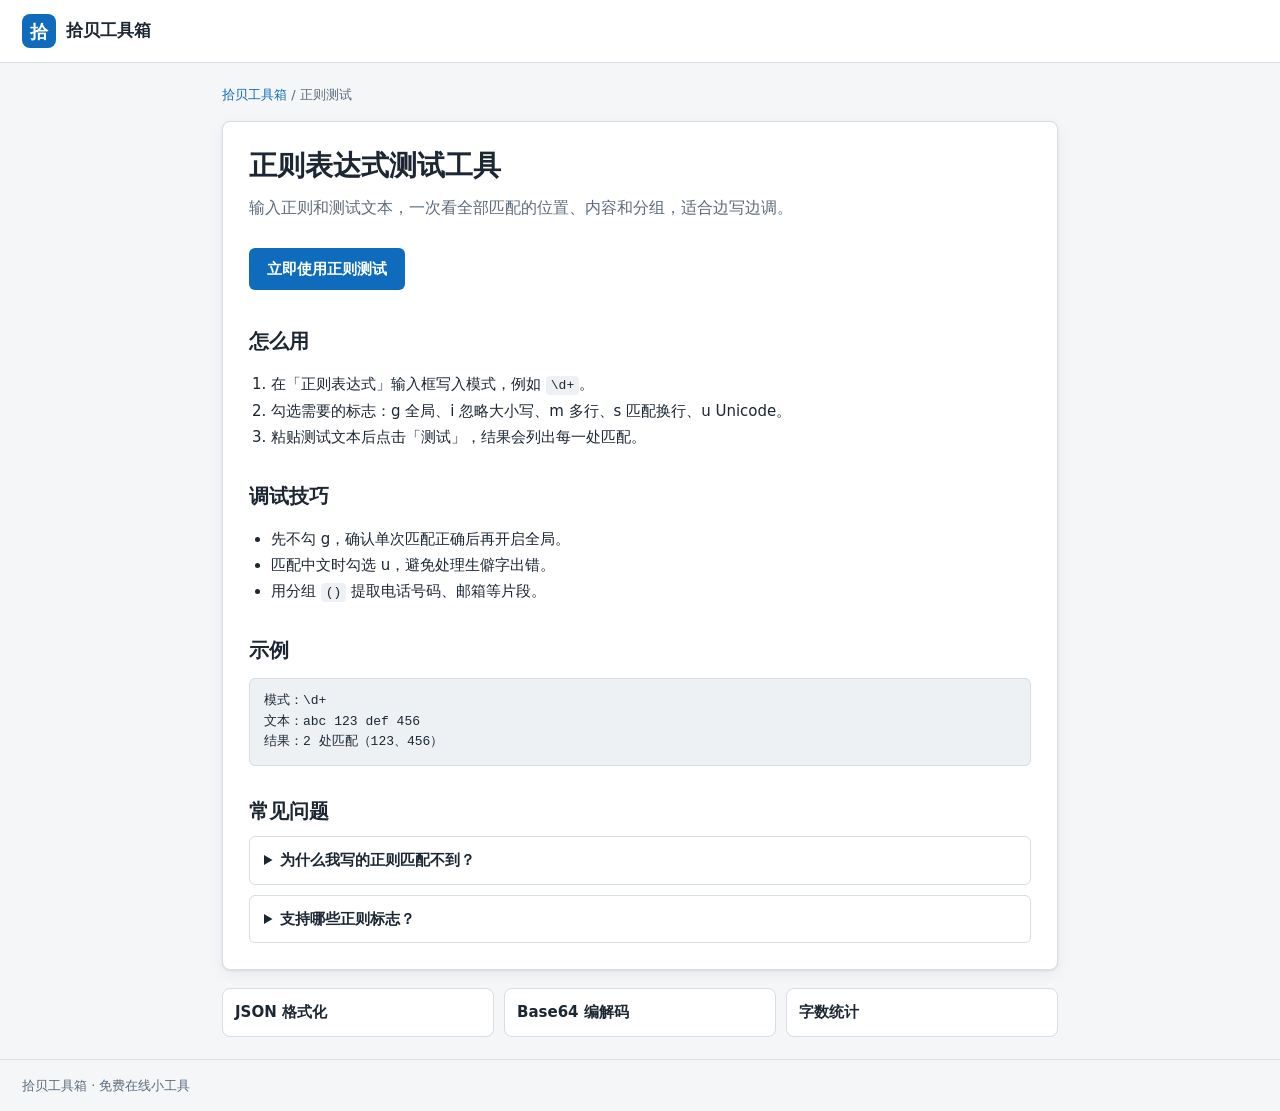
<file: seo/regex.html>
<!DOCTYPE html>
<html lang="zh-CN">
<head>
  <meta charset="UTF-8">
  <meta name="viewport" content="width=device-width, initial-scale=1.0">
  <title>正则表达式测试工具 - 在线匹配与调试 | 拾贝工具箱</title>
  <meta name="description" content="免费在线正则测试工具：支持 g/i/m/s/u 标志，实时列出全部匹配位置和分组，快速调试正则表达式。">
  <meta name="robots" content="index, follow">
  <meta property="og:title" content="正则表达式测试工具 - 在线匹配与调试 | 拾贝工具箱">
  <meta property="og:description" content="免费在线正则测试工具：支持 g/i/m/s/u 标志，实时列出全部匹配位置和分组。">
  <meta property="og:type" content="article">
  <meta property="og:url" content="https://gastonxiang-wq.github.io/shibei-toolbox//seo/regex.html">
  <meta name="twitter:card" content="summary">
  <link rel="canonical" href="https://gastonxiang-wq.github.io/shibei-toolbox//seo/regex.html">
  <link rel="stylesheet" href="../styles.css">
  <link rel="stylesheet" href="article.css">
  <script type="application/ld+json">
  {
    "@context": "https://schema.org",
    "@type": "FAQPage",
    "mainEntity": [
      {
        "@type": "Question",
        "name": "为什么我写的正则匹配不到？",
        "acceptedAnswer": {
          "@type": "Answer",
          "text": "常见原因是忘记转义特殊字符、大小写不一致，或没有勾选多行/忽略大小写标志。可以先用简单文本逐步验证。"
        }
      },
      {
        "@type": "Question",
        "name": "支持哪些正则标志？",
        "acceptedAnswer": {
          "@type": "Answer",
          "text": "支持 g 全局、i 忽略大小写、m 多行、s 点号匹配换行、u Unicode 模式。"
        }
      }
    ]
  }
  </script>
</head>
<body>
  <header class="topbar">
    <div class="brand">
      <span class="brand-mark" aria-hidden="true">拾</span>
      <span class="brand-name">拾贝工具箱</span>
    </div>
  </header>

  <main class="article-page">
    <nav class="breadcrumb"><a href="../index.html">拾贝工具箱</a> / 正则测试</nav>
    <article class="article-body">
      <h1>正则表达式测试工具</h1>
      <p class="lede">输入正则和测试文本，一次看全部匹配的位置、内容和分组，适合边写边调。</p>
      <a class="cta" href="../index.html#regex">立即使用正则测试</a>

      <h2>怎么用</h2>
      <ol>
        <li>在「正则表达式」输入框写入模式，例如 <code>\d+</code>。</li>
        <li>勾选需要的标志：g 全局、i 忽略大小写、m 多行、s 匹配换行、u Unicode。</li>
        <li>粘贴测试文本后点击「测试」，结果会列出每一处匹配。</li>
      </ol>

      <h2>调试技巧</h2>
      <ul>
        <li>先不勾 g，确认单次匹配正确后再开启全局。</li>
        <li>匹配中文时勾选 u，避免处理生僻字出错。</li>
        <li>用分组 <code>()</code> 提取电话号码、邮箱等片段。</li>
      </ul>

      <h2>示例</h2>
      <pre><code>模式：\d+
文本：abc 123 def 456
结果：2 处匹配（123、456）</code></pre>

      <section class="faq">
        <h2>常见问题</h2>
        <details>
          <summary>为什么我写的正则匹配不到？</summary>
          <p>常见原因是忘记转义特殊字符、大小写不一致，或没有勾选多行/忽略大小写标志。可以先用简单文本逐步验证。</p>
        </details>
        <details>
          <summary>支持哪些正则标志？</summary>
          <p>支持 g 全局、i 忽略大小写、m 多行、s 点号匹配换行、u Unicode 模式。</p>
        </details>
      </section>
    </article>

    <aside class="related">
      <a href="json.html">JSON 格式化</a>
      <a href="base64.html">Base64 编解码</a>
      <a href="word-counter.html">字数统计</a>
    </aside>
  </main>

  <footer class="footer">
    <span>拾贝工具箱 · 免费在线小工具</span>
  </footer>
</body>
</html>
</file>
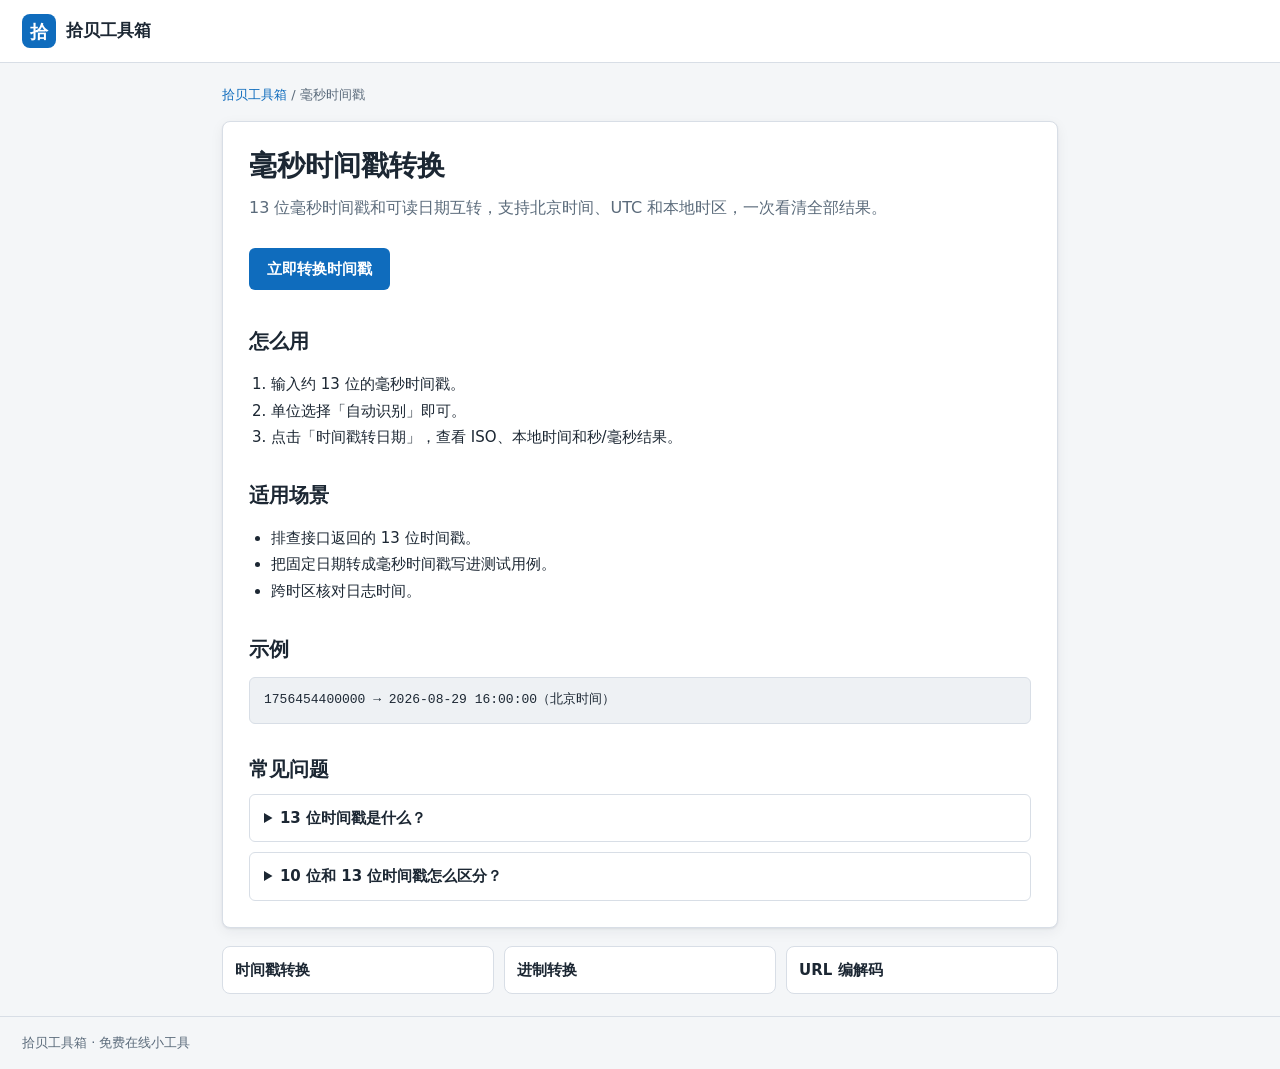
<file: seo/timestamp-ms.html>
<!DOCTYPE html>
<html lang="zh-CN">
<head>
  <meta charset="UTF-8">
  <meta name="viewport" content="width=device-width, initial-scale=1.0">
  <title>毫秒时间戳转换 - 13 位时间戳在线转日期 | 拾贝工具箱</title>
  <meta name="description" content="免费在线毫秒时间戳转换：13 位时间戳转北京时间、UTC 和本地时间，也支持日期转毫秒时间戳。">
  <meta name="robots" content="index, follow">
  <meta property="og:title" content="毫秒时间戳转换 - 13 位时间戳在线转日期 | 拾贝工具箱">
  <meta property="og:description" content="免费在线毫秒时间戳转换：13 位时间戳转北京时间、UTC 和本地时间。">
  <meta property="og:type" content="article">
  <meta property="og:url" content="https://gastonxiang-wq.github.io/shibei-toolbox//seo/timestamp-ms.html">
  <meta name="twitter:card" content="summary">
  <link rel="canonical" href="https://gastonxiang-wq.github.io/shibei-toolbox//seo/timestamp-ms.html">
  <link rel="stylesheet" href="../styles.css">
  <link rel="stylesheet" href="article.css">
  <script type="application/ld+json">
  {
    "@context": "https://schema.org",
    "@type": "FAQPage",
    "mainEntity": [
      {
        "@type": "Question",
        "name": "13 位时间戳是什么？",
        "acceptedAnswer": {
          "@type": "Answer",
          "text": "13 位时间戳是毫秒级 Unix 时间戳，表示从 1970-01-01 00:00:00 UTC 起经过的毫秒数。"
        }
      },
      {
        "@type": "Question",
        "name": "10 位和 13 位时间戳怎么区分？",
        "acceptedAnswer": {
          "@type": "Answer",
          "text": "约 10 位数字是秒级时间戳，约 13 位数字是毫秒级时间戳，工具会自动识别。"
        }
      }
    ]
  }
  </script>
</head>
<body>
  <header class="topbar">
    <div class="brand">
      <span class="brand-mark" aria-hidden="true">拾</span>
      <span class="brand-name">拾贝工具箱</span>
    </div>
  </header>

  <main class="article-page">
    <nav class="breadcrumb"><a href="../index.html">拾贝工具箱</a> / 毫秒时间戳</nav>
    <article class="article-body">
      <h1>毫秒时间戳转换</h1>
      <p class="lede">13 位毫秒时间戳和可读日期互转，支持北京时间、UTC 和本地时区，一次看清全部结果。</p>
      <a class="cta" href="../index.html#timestamp">立即转换时间戳</a>

      <h2>怎么用</h2>
      <ol>
        <li>输入约 13 位的毫秒时间戳。</li>
        <li>单位选择「自动识别」即可。</li>
        <li>点击「时间戳转日期」，查看 ISO、本地时间和秒/毫秒结果。</li>
      </ol>

      <h2>适用场景</h2>
      <ul>
        <li>排查接口返回的 13 位时间戳。</li>
        <li>把固定日期转成毫秒时间戳写进测试用例。</li>
        <li>跨时区核对日志时间。</li>
      </ul>

      <h2>示例</h2>
      <pre><code>1756454400000 → 2026-08-29 16:00:00（北京时间）</code></pre>

      <section class="faq">
        <h2>常见问题</h2>
        <details>
          <summary>13 位时间戳是什么？</summary>
          <p>13 位时间戳是毫秒级 Unix 时间戳，表示从 1970-01-01 00:00:00 UTC 起经过的毫秒数。</p>
        </details>
        <details>
          <summary>10 位和 13 位时间戳怎么区分？</summary>
          <p>约 10 位数字是秒级时间戳，约 13 位数字是毫秒级时间戳，工具会自动识别。</p>
        </details>
      </section>
    </article>

    <aside class="related">
      <a href="timestamp.html">时间戳转换</a>
      <a href="base-convert.html">进制转换</a>
      <a href="url-encode.html">URL 编解码</a>
    </aside>
  </main>

  <footer class="footer">
    <span>拾贝工具箱 · 免费在线小工具</span>
  </footer>
</body>
</html>
</file>
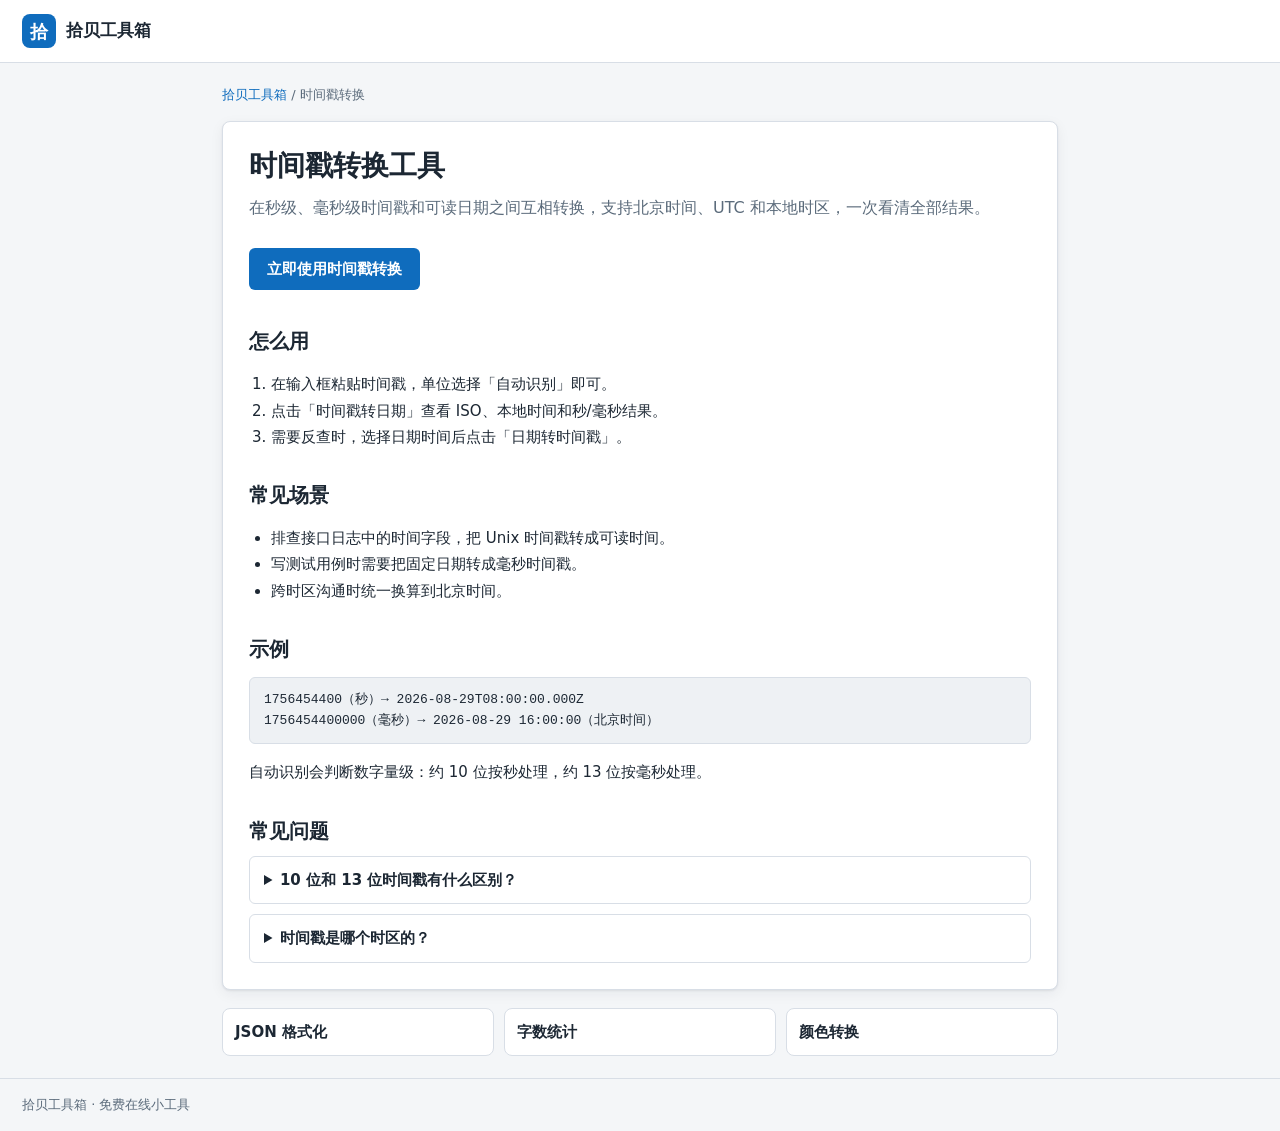
<file: seo/timestamp.html>
<!DOCTYPE html>
<html lang="zh-CN">
<head>
  <meta charset="UTF-8">
  <meta name="viewport" content="width=device-width, initial-scale=1.0">
  <title>时间戳转换工具 - 秒/毫秒与日期互转 | 拾贝工具箱</title>
  <meta name="description" content="免费在线时间戳转换工具：支持秒和毫秒自动识别，可转北京时间、UTC 和本地时间，还能把日期时间转回时间戳。">
  <meta name="robots" content="index, follow">
  <meta property="og:title" content="时间戳转换工具 - 秒/毫秒与日期互转 | 拾贝工具箱">
  <meta property="og:description" content="免费在线时间戳转换工具：支持秒和毫秒自动识别，可转北京时间、UTC 和本地时间。">
  <meta property="og:type" content="article">
  <meta property="og:url" content="https://gastonxiang-wq.github.io/shibei-toolbox//seo/timestamp.html">
  <meta name="twitter:card" content="summary">
  <link rel="canonical" href="https://gastonxiang-wq.github.io/shibei-toolbox//seo/timestamp.html">
  <link rel="stylesheet" href="../styles.css">
  <link rel="stylesheet" href="article.css">
  <script type="application/ld+json">
  {
    "@context": "https://schema.org",
    "@type": "FAQPage",
    "mainEntity": [
      {
        "@type": "Question",
        "name": "10 位和 13 位时间戳有什么区别？",
        "acceptedAnswer": {
          "@type": "Answer",
          "text": "10 位是秒级时间戳，13 位是毫秒级时间戳。工具会自动识别，也可以手动指定单位。"
        }
      },
      {
        "@type": "Question",
        "name": "时间戳是哪个时区的？",
        "acceptedAnswer": {
          "@type": "Answer",
          "text": "时间戳本身是 UTC 的绝对时刻，不依赖时区；转换后的日期显示可根据需要选择北京时间、UTC 或本地时区。"
        }
      }
    ]
  }
  </script>
</head>
<body>
  <header class="topbar">
    <div class="brand">
      <span class="brand-mark" aria-hidden="true">拾</span>
      <span class="brand-name">拾贝工具箱</span>
    </div>
  </header>

  <main class="article-page">
    <nav class="breadcrumb"><a href="../index.html">拾贝工具箱</a> / 时间戳转换</nav>
    <article class="article-body">
      <h1>时间戳转换工具</h1>
      <p class="lede">在秒级、毫秒级时间戳和可读日期之间互相转换，支持北京时间、UTC 和本地时区，一次看清全部结果。</p>
      <a class="cta" href="../index.html#timestamp">立即使用时间戳转换</a>

      <h2>怎么用</h2>
      <ol>
        <li>在输入框粘贴时间戳，单位选择「自动识别」即可。</li>
        <li>点击「时间戳转日期」查看 ISO、本地时间和秒/毫秒结果。</li>
        <li>需要反查时，选择日期时间后点击「日期转时间戳」。</li>
      </ol>

      <h2>常见场景</h2>
      <ul>
        <li>排查接口日志中的时间字段，把 Unix 时间戳转成可读时间。</li>
        <li>写测试用例时需要把固定日期转成毫秒时间戳。</li>
        <li>跨时区沟通时统一换算到北京时间。</li>
      </ul>

      <h2>示例</h2>
      <pre><code>1756454400（秒）→ 2026-08-29T08:00:00.000Z
1756454400000（毫秒）→ 2026-08-29 16:00:00（北京时间）</code></pre>
      <p>自动识别会判断数字量级：约 10 位按秒处理，约 13 位按毫秒处理。</p>

      <section class="faq">
        <h2>常见问题</h2>
        <details>
          <summary>10 位和 13 位时间戳有什么区别？</summary>
          <p>10 位是秒级时间戳，13 位是毫秒级时间戳。工具会自动识别，也可以手动指定单位。</p>
        </details>
        <details>
          <summary>时间戳是哪个时区的？</summary>
          <p>时间戳本身是 UTC 的绝对时刻，不依赖时区；转换后的日期显示可根据需要选择北京时间、UTC 或本地时区。</p>
        </details>
      </section>
    </article>

    <aside class="related">
      <a href="json.html">JSON 格式化</a>
      <a href="word-counter.html">字数统计</a>
      <a href="color.html">颜色转换</a>
    </aside>
  </main>

  <footer class="footer">
    <span>拾贝工具箱 · 免费在线小工具</span>
  </footer>
</body>
</html>
</file>
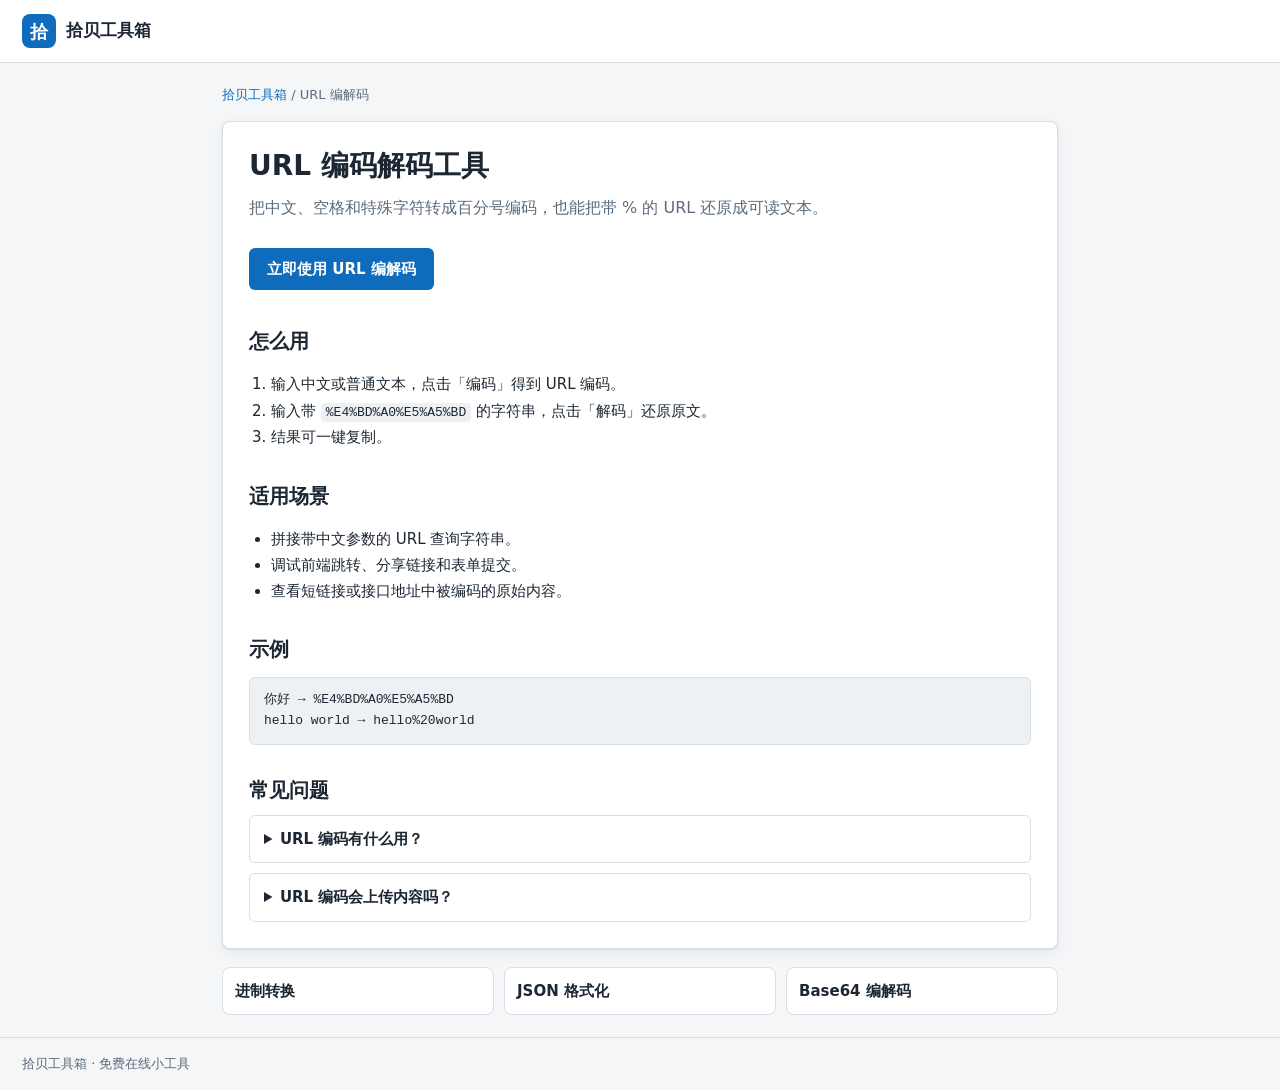
<file: seo/url-encode.html>
<!DOCTYPE html>
<html lang="zh-CN">
<head>
  <meta charset="UTF-8">
  <meta name="viewport" content="width=device-width, initial-scale=1.0">
  <title>URL 编码解码工具 - 在线转换 URL 与中文 | 拾贝工具箱</title>
  <meta name="description" content="免费在线 URL 编码解码工具：把中文、空格和特殊字符转成百分号编码，也能把编码后的 URL 还原，浏览器本地处理。">
  <meta name="robots" content="index, follow">
  <meta property="og:title" content="URL 编码解码工具 - 在线转换 URL 与中文 | 拾贝工具箱">
  <meta property="og:description" content="免费在线 URL 编码解码工具：中文、空格和特殊字符与百分号编码互转。">
  <meta property="og:type" content="article">
  <meta property="og:url" content="https://gastonxiang-wq.github.io/shibei-toolbox//seo/url-encode.html">
  <meta name="twitter:card" content="summary">
  <link rel="canonical" href="https://gastonxiang-wq.github.io/shibei-toolbox//seo/url-encode.html">
  <link rel="stylesheet" href="../styles.css">
  <link rel="stylesheet" href="article.css">
  <script type="application/ld+json">
  {
    "@context": "https://schema.org",
    "@type": "FAQPage",
    "mainEntity": [
      {
        "@type": "Question",
        "name": "URL 编码有什么用？",
        "acceptedAnswer": {
          "@type": "Answer",
          "text": "URL 只能安全传输部分字符，中文、空格和特殊符号需要转成百分号编码才能放进链接或请求参数。"
        }
      },
      {
        "@type": "Question",
        "name": "URL 编码会上传内容吗？",
        "acceptedAnswer": {
          "@type": "Answer",
          "text": "不会。工具在浏览器本地运行，输入的内容不会离开你的设备。"
        }
      }
    ]
  }
  </script>
</head>
<body>
  <header class="topbar">
    <div class="brand">
      <span class="brand-mark" aria-hidden="true">拾</span>
      <span class="brand-name">拾贝工具箱</span>
    </div>
  </header>

  <main class="article-page">
    <nav class="breadcrumb"><a href="../index.html">拾贝工具箱</a> / URL 编解码</nav>
    <article class="article-body">
      <h1>URL 编码解码工具</h1>
      <p class="lede">把中文、空格和特殊字符转成百分号编码，也能把带 % 的 URL 还原成可读文本。</p>
      <a class="cta" href="../index.html#url">立即使用 URL 编解码</a>

      <h2>怎么用</h2>
      <ol>
        <li>输入中文或普通文本，点击「编码」得到 URL 编码。</li>
        <li>输入带 <code>%E4%BD%A0%E5%A5%BD</code> 的字符串，点击「解码」还原原文。</li>
        <li>结果可一键复制。</li>
      </ol>

      <h2>适用场景</h2>
      <ul>
        <li>拼接带中文参数的 URL 查询字符串。</li>
        <li>调试前端跳转、分享链接和表单提交。</li>
        <li>查看短链接或接口地址中被编码的原始内容。</li>
      </ul>

      <h2>示例</h2>
      <pre><code>你好 → %E4%BD%A0%E5%A5%BD
hello world → hello%20world</code></pre>

      <section class="faq">
        <h2>常见问题</h2>
        <details>
          <summary>URL 编码有什么用？</summary>
          <p>URL 只能安全传输部分字符，中文、空格和特殊符号需要转成百分号编码才能放进链接或请求参数。</p>
        </details>
        <details>
          <summary>URL 编码会上传内容吗？</summary>
          <p>不会。工具在浏览器本地运行，输入的内容不会离开你的设备。</p>
        </details>
      </section>
    </article>

    <aside class="related">
      <a href="base-convert.html">进制转换</a>
      <a href="json.html">JSON 格式化</a>
      <a href="base64.html">Base64 编解码</a>
    </aside>
  </main>

  <footer class="footer">
    <span>拾贝工具箱 · 免费在线小工具</span>
  </footer>
</body>
</html>
</file>
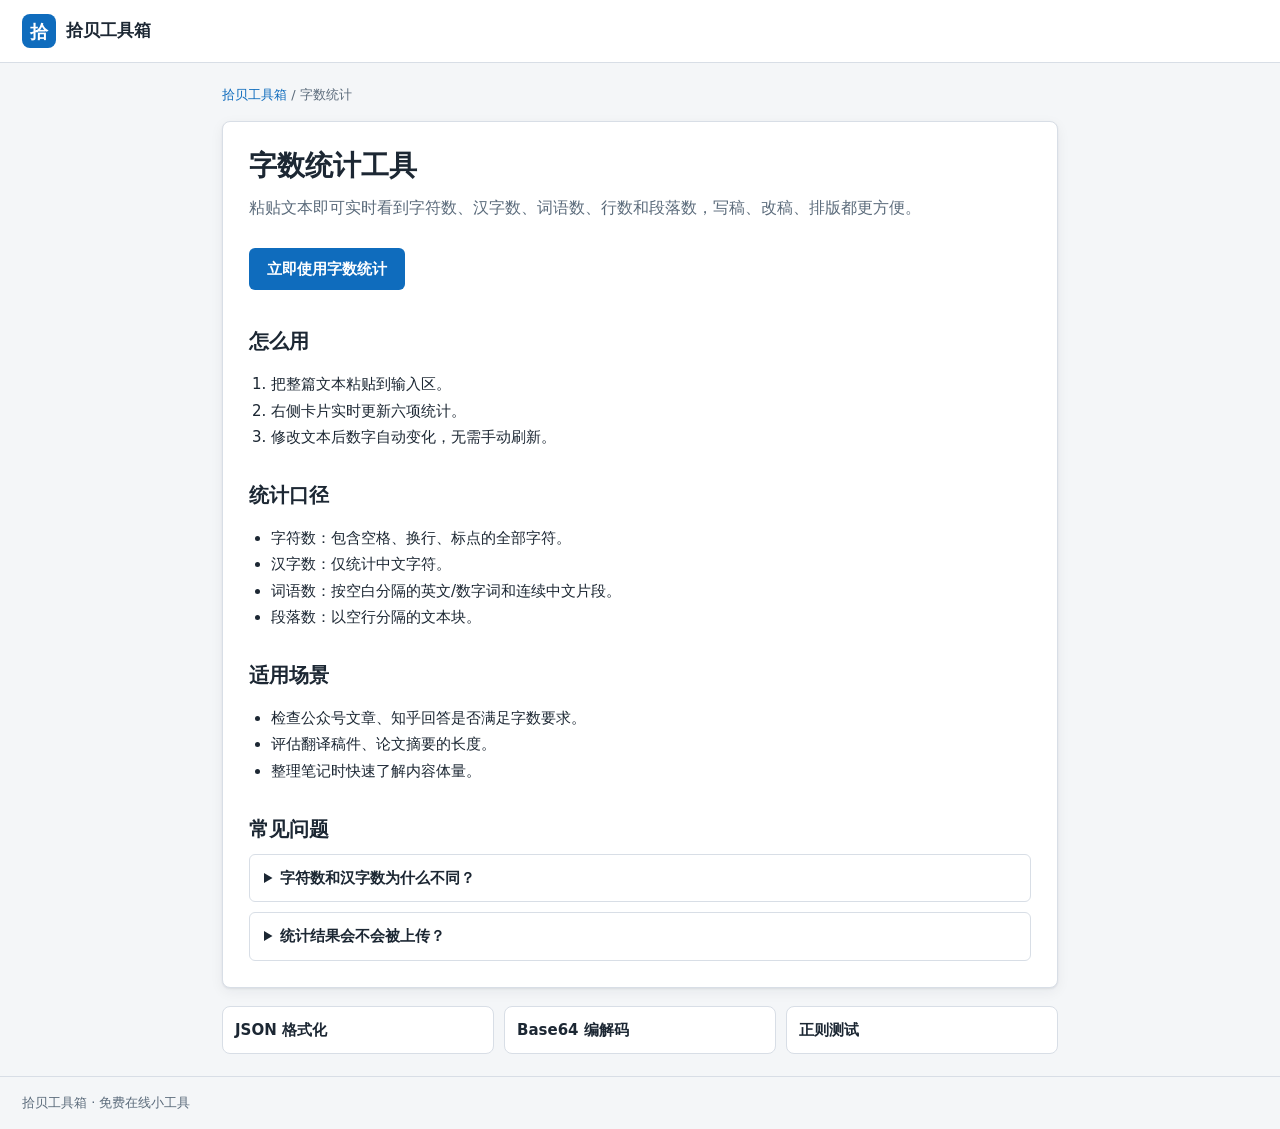
<file: seo/word-counter.html>
<!DOCTYPE html>
<html lang="zh-CN">
<head>
  <meta charset="UTF-8">
  <meta name="viewport" content="width=device-width, initial-scale=1.0">
  <title>字数统计工具 - 汉字、字符、词语、段落在线统计 | 拾贝工具箱</title>
  <meta name="description" content="免费在线字数统计：实时统计字符数、汉字数、词语数、行数和段落数，适合写文章、编辑文案和检查稿件。">
  <meta name="robots" content="index, follow">
  <meta property="og:title" content="字数统计工具 - 汉字、字符、词语、段落在线统计 | 拾贝工具箱">
  <meta property="og:description" content="免费在线字数统计：实时统计字符数、汉字数、词语数、行数和段落数。">
  <meta property="og:type" content="article">
  <meta property="og:url" content="https://gastonxiang-wq.github.io/shibei-toolbox//seo/word-counter.html">
  <meta name="twitter:card" content="summary">
  <link rel="canonical" href="https://gastonxiang-wq.github.io/shibei-toolbox//seo/word-counter.html">
  <link rel="stylesheet" href="../styles.css">
  <link rel="stylesheet" href="article.css">
  <script type="application/ld+json">
  {
    "@context": "https://schema.org",
    "@type": "FAQPage",
    "mainEntity": [
      {
        "@type": "Question",
        "name": "字符数和汉字数为什么不同？",
        "acceptedAnswer": {
          "@type": "Answer",
          "text": "字符数包含空格、标点、英文和数字；汉字数只统计中文汉字，两者口径不同。"
        }
      },
      {
        "@type": "Question",
        "name": "统计结果会不会被上传？",
        "acceptedAnswer": {
          "@type": "Answer",
          "text": "不会，统计在浏览器本地实时完成，粘贴的内容不会离开你的设备。"
        }
      }
    ]
  }
  </script>
</head>
<body>
  <header class="topbar">
    <div class="brand">
      <span class="brand-mark" aria-hidden="true">拾</span>
      <span class="brand-name">拾贝工具箱</span>
    </div>
  </header>

  <main class="article-page">
    <nav class="breadcrumb"><a href="../index.html">拾贝工具箱</a> / 字数统计</nav>
    <article class="article-body">
      <h1>字数统计工具</h1>
      <p class="lede">粘贴文本即可实时看到字符数、汉字数、词语数、行数和段落数，写稿、改稿、排版都更方便。</p>
      <a class="cta" href="../index.html#counter">立即使用字数统计</a>

      <h2>怎么用</h2>
      <ol>
        <li>把整篇文本粘贴到输入区。</li>
        <li>右侧卡片实时更新六项统计。</li>
        <li>修改文本后数字自动变化，无需手动刷新。</li>
      </ol>

      <h2>统计口径</h2>
      <ul>
        <li>字符数：包含空格、换行、标点的全部字符。</li>
        <li>汉字数：仅统计中文字符。</li>
        <li>词语数：按空白分隔的英文/数字词和连续中文片段。</li>
        <li>段落数：以空行分隔的文本块。</li>
      </ul>

      <h2>适用场景</h2>
      <ul>
        <li>检查公众号文章、知乎回答是否满足字数要求。</li>
        <li>评估翻译稿件、论文摘要的长度。</li>
        <li>整理笔记时快速了解内容体量。</li>
      </ul>

      <section class="faq">
        <h2>常见问题</h2>
        <details>
          <summary>字符数和汉字数为什么不同？</summary>
          <p>字符数包含空格、标点、英文和数字；汉字数只统计中文汉字，两者口径不同。</p>
        </details>
        <details>
          <summary>统计结果会不会被上传？</summary>
          <p>不会，统计在浏览器本地实时完成，粘贴的内容不会离开你的设备。</p>
        </details>
      </section>
    </article>

    <aside class="related">
      <a href="json.html">JSON 格式化</a>
      <a href="base64.html">Base64 编解码</a>
      <a href="regex.html">正则测试</a>
    </aside>
  </main>

  <footer class="footer">
    <span>拾贝工具箱 · 免费在线小工具</span>
  </footer>
</body>
</html>
</file>
<file: styles.css>
:root {
  --bg: #f4f6f8;
  --surface: #ffffff;
  --surface-2: #eef1f4;
  --text: #1c2733;
  --text-2: #5b6b7b;
  --line: #d8dee6;
  --accent: #0f6cbd;
  --accent-strong: #0b5aa3;
  --ok: #1e8e5a;
  --warn: #b3541e;
  --shadow: 0 1px 2px rgba(20, 30, 45, 0.08), 0 4px 14px rgba(20, 30, 45, 0.06);
  --radius: 8px;
  --mono: "Cascadia Code", "JetBrains Mono", Consolas, "Courier New", monospace;
}

html[data-theme="dark"] {
  --bg: #141a21;
  --surface: #1d252e;
  --surface-2: #232d38;
  --text: #e7edf3;
  --text-2: #9aabb9;
  --line: #34414e;
  --accent: #4da3f7;
  --accent-strong: #7cbcf9;
  --ok: #4cc38a;
  --warn: #f0a06a;
  --shadow: 0 1px 2px rgba(0, 0, 0, 0.3), 0 4px 14px rgba(0, 0, 0, 0.25);
}

* { box-sizing: border-box; }

body {
  margin: 0;
  background: var(--bg);
  color: var(--text);
  font-family: "Microsoft YaHei", "PingFang SC", "Segoe UI", system-ui, sans-serif;
  font-size: 15px;
  line-height: 1.5;
  min-height: 100vh;
  display: flex;
  flex-direction: column;
}

button, input, select, textarea { font: inherit; color: inherit; }

.topbar {
  display: flex;
  align-items: center;
  justify-content: space-between;
  padding: 14px 22px;
  background: var(--surface);
  border-bottom: 1px solid var(--line);
  position: sticky;
  top: 0;
  z-index: 10;
}

.brand { display: flex; align-items: center; gap: 10px; }
.brand-mark {
  width: 34px;
  height: 34px;
  border-radius: var(--radius);
  background: var(--accent);
  color: #fff;
  display: grid;
  place-items: center;
  font-weight: 700;
  font-size: 18px;
}
.brand-name { font-size: 17px; font-weight: 700; }

.icon-button {
  width: 38px;
  height: 38px;
  border: 1px solid var(--line);
  border-radius: var(--radius);
  background: var(--surface);
  cursor: pointer;
  display: grid;
  place-items: center;
  color: var(--text-2);
}
.icon-button:hover { border-color: var(--accent); color: var(--accent); }

.layout {
  display: grid;
  grid-template-columns: 220px 1fr;
  gap: 18px;
  padding: 18px 22px;
  max-width: 1280px;
  width: 100%;
  margin: 0 auto;
  flex: 1;
  align-items: start;
}

.tool-nav {
  position: sticky;
  top: 76px;
  display: flex;
  flex-direction: column;
  gap: 6px;
  background: var(--surface);
  border: 1px solid var(--line);
  border-radius: var(--radius);
  padding: 8px;
}

.tool-tab {
  display: flex;
  align-items: center;
  gap: 9px;
  width: 100%;
  padding: 10px 12px;
  border: 0;
  border-radius: 6px;
  background: transparent;
  color: var(--text-2);
  cursor: pointer;
  text-align: left;
}
.tool-tab:hover { background: var(--surface-2); color: var(--text); }
.tool-tab.active { background: var(--accent); color: #fff; }

.content { min-width: 0; }

.tool-panel {
  background: var(--surface);
  border: 1px solid var(--line);
  border-radius: var(--radius);
  box-shadow: var(--shadow);
  padding: 18px;
}
.tool-panel[hidden] { display: none; }

.panel-head {
  display: flex;
  align-items: center;
  justify-content: space-between;
  gap: 12px;
  flex-wrap: wrap;
  margin-bottom: 14px;
}
.panel-head h1 { margin: 0; font-size: 20px; font-weight: 700; }

.actions { display: flex; flex-wrap: wrap; gap: 8px; }

.btn {
  min-height: 36px;
  padding: 7px 14px;
  border: 1px solid var(--line);
  border-radius: 6px;
  background: var(--surface);
  color: var(--text);
  cursor: pointer;
  font-weight: 600;
  white-space: nowrap;
}
.btn:hover { border-color: var(--accent); color: var(--accent); }
.btn.primary { background: var(--accent); border-color: var(--accent); color: #fff; }
.btn.primary:hover { background: var(--accent-strong); color: #fff; }
.btn.ghost { color: var(--text-2); }
.btn.ghost:hover { color: var(--warn); border-color: var(--warn); }

.field { display: flex; flex-direction: column; gap: 6px; min-width: 0; }
.field label { font-size: 13px; color: var(--text-2); font-weight: 600; }
textarea, input, select {
  border: 1px solid var(--line);
  border-radius: 6px;
  background: var(--surface);
  padding: 10px 12px;
  width: 100%;
  outline: none;
}
textarea:focus, input:focus, select:focus { border-color: var(--accent); box-shadow: 0 0 0 2px rgba(15, 108, 189, 0.18); }
textarea {
  resize: vertical;
  min-height: 200px;
  font-family: var(--mono);
  font-size: 13.5px;
  line-height: 1.6;
}
textarea[readonly] { background: var(--surface-2); }

.editor-grid {
  display: grid;
  grid-template-columns: 1fr 1fr;
  gap: 14px;
}
.form-grid {
  display: grid;
  grid-template-columns: repeat(4, 1fr);
  gap: 12px;
  margin-bottom: 14px;
}
.form-grid.two { grid-template-columns: 1fr 1fr; }

.status-line {
  margin-top: 10px;
  min-height: 20px;
  font-size: 13px;
  color: var(--text-2);
}
.status-line.ok { color: var(--ok); }
.status-line.error { color: var(--warn); }

.result-block {
  border: 1px solid var(--line);
  border-radius: var(--radius);
  background: var(--surface-2);
  padding: 12px;
  display: flex;
  flex-direction: column;
  gap: 8px;
}
.result-block.grow { flex: 1; min-width: 0; }
.result-row {
  display: grid;
  grid-template-columns: 92px 1fr auto;
  gap: 10px;
  align-items: center;
}
.result-row span { font-size: 13px; color: var(--text-2); }
.result-row code {
  font-family: var(--mono);
  font-size: 13px;
  word-break: break-all;
  user-select: all;
}
.copy-mini {
  border: 1px solid var(--line);
  background: var(--surface);
  border-radius: 6px;
  padding: 4px 9px;
  font-size: 12px;
  cursor: pointer;
  color: var(--text-2);
}
.copy-mini:hover { color: var(--accent); border-color: var(--accent); }

.stat-grid {
  display: grid;
  grid-template-columns: repeat(3, 1fr);
  gap: 10px;
  margin-top: 14px;
}
.stat-card {
  border: 1px solid var(--line);
  border-radius: var(--radius);
  padding: 12px;
  text-align: center;
}
.stat-card strong { display: block; font-size: 24px; color: var(--accent); }
.stat-card span { font-size: 13px; color: var(--text-2); }

.flag-row { display: flex; gap: 6px; flex-wrap: wrap; align-items: center; min-height: 40px; }
.check {
  display: inline-flex;
  align-items: center;
  gap: 4px;
  border: 1px solid var(--line);
  border-radius: 6px;
  padding: 6px 10px;
  cursor: pointer;
  font-size: 13px;
}
.check input { width: auto; }

.match-box { margin-top: 14px; border: 1px solid var(--line); border-radius: var(--radius); padding: 12px; }
.match-summary { font-size: 13px; color: var(--text-2); margin-bottom: 8px; }
.match-box pre {
  margin: 0;
  font-family: var(--mono);
  font-size: 13px;
  white-space: pre-wrap;
  word-break: break-all;
  max-height: 260px;
  overflow: auto;
}
.match-box pre mark { background: #f5d06b; color: #241f12; padding: 0 1px; border-radius: 2px; }
html[data-theme="dark"] .match-box pre mark { background: #8a6d1d; color: #fff; }

.diff-output { max-height: 320px; overflow: auto; }
.diff-line { display: block; white-space: pre-wrap; word-break: break-all; }
.diff-line::before { display: inline-block; width: 22px; text-align: center; margin-right: 6px; }
.diff-same::before { content: "·"; color: var(--text-2); }
.diff-add::before { content: "+"; color: var(--ok); }
.diff-del::before { content: "-"; color: var(--warn); }
.diff-add { background: rgba(30, 142, 90, 0.14); color: var(--ok); }
.diff-del { background: rgba(179, 84, 30, 0.14); color: var(--warn); }

.swatch-row { display: flex; gap: 14px; align-items: stretch; }
.swatch { width: 150px; min-height: 120px; border-radius: var(--radius); border: 1px solid var(--line); }

.footer {
  display: flex;
  align-items: center;
  justify-content: space-between;
  gap: 12px;
  padding: 16px 22px;
  border-top: 1px solid var(--line);
  color: var(--text-2);
  font-size: 13px;
  flex-wrap: wrap;
}
.footer-nav { display: flex; flex-wrap: wrap; gap: 8px 14px; }
.footer-nav a { color: var(--text-2); text-decoration: none; }
.footer-nav a:hover { color: var(--accent); }
.footer-actions { display: flex; align-items: center; gap: 10px; }
.ad-slot {
  border: 1px dashed var(--line);
  border-radius: var(--radius);
  padding: 6px 18px;
  color: var(--text-2);
  font-size: 12px;
}

.modal {
  position: fixed;
  inset: 0;
  background: rgba(10, 16, 24, 0.55);
  display: grid;
  place-items: center;
  z-index: 50;
  padding: 18px;
}
.modal[hidden] { display: none; }
.modal-card {
  position: relative;
  width: 100%;
  max-width: 340px;
  background: var(--surface);
  border: 1px solid var(--line);
  border-radius: var(--radius);
  box-shadow: var(--shadow);
  padding: 22px;
  text-align: center;
}
.modal-card h2 { margin: 0 0 8px; font-size: 18px; }
.modal-card p { margin: 0 0 14px; color: var(--text-2); font-size: 14px; }
.modal-close {
  position: absolute;
  top: 10px;
  right: 10px;
  width: 30px;
  height: 30px;
  font-size: 20px;
  line-height: 1;
}
.qr-img {
  width: 160px;
  height: 160px;
  margin: 0 auto 10px;
  border: 1px solid var(--line);
  border-radius: 6px;
  object-fit: contain;
}
.modal-note { font-size: 12px; color: var(--text-2); }

@media (max-width: 860px) {
  .layout { grid-template-columns: 1fr; padding: 12px; }
  .tool-nav {
    position: static;
    flex-direction: row;
    overflow-x: auto;
    padding: 6px;
  }
  .tool-tab { width: auto; flex: 0 0 auto; white-space: nowrap; }
  .editor-grid, .form-grid, .form-grid.two, .swatch-row { grid-template-columns: 1fr; }
  .swatch-row { flex-direction: column; }
  .swatch { width: 100%; min-height: 90px; }
  .stat-grid { grid-template-columns: repeat(2, 1fr); }
  .result-row { grid-template-columns: 70px 1fr; }
  .result-row .copy-mini { grid-column: 2; justify-self: start; }
  .footer { flex-direction: column; align-items: flex-start; }
}

@media (max-width: 480px) {
  .topbar { padding: 10px 12px; }
  .stat-grid { grid-template-columns: 1fr 1fr; }
  .actions .btn { flex: 1 1 auto; }
  textarea { min-height: 160px; }
}
</file>
<file: seo/article.css>
.article-page {
  max-width: 880px;
  width: 100%;
  margin: 0 auto;
  padding: 22px;
  flex: 1;
}

.breadcrumb {
  font-size: 13px;
  color: var(--text-2);
  margin-bottom: 16px;
}
.breadcrumb a { color: var(--accent); text-decoration: none; }
.breadcrumb a:hover { text-decoration: underline; }

.article-body {
  background: var(--surface);
  border: 1px solid var(--line);
  border-radius: var(--radius);
  box-shadow: var(--shadow);
  padding: 26px;
}

.article-body h1 { margin: 0 0 10px; font-size: 28px; line-height: 1.3; }
.lede { color: var(--text-2); font-size: 16px; margin: 0 0 18px; }
.article-body h2 { font-size: 20px; margin: 30px 0 10px; }
.article-body h3 { font-size: 16px; margin: 20px 0 8px; }
.article-body p, .article-body li { line-height: 1.75; }
.article-body ul, .article-body ol { padding-left: 22px; }
.article-body pre {
  background: var(--surface-2);
  border: 1px solid var(--line);
  border-radius: 6px;
  padding: 12px 14px;
  overflow: auto;
  font-family: var(--mono);
  font-size: 13px;
  line-height: 1.6;
}
.article-body code {
  font-family: var(--mono);
  font-size: 13px;
  background: var(--surface-2);
  border-radius: 4px;
  padding: 2px 5px;
}
.article-body pre code { background: transparent; padding: 0; }

.cta {
  display: inline-block;
  margin: 8px 0 6px;
  padding: 10px 18px;
  background: var(--accent);
  color: #fff;
  border-radius: 6px;
  font-weight: 700;
  text-decoration: none;
}
.cta:hover { background: var(--accent-strong); }

.faq details {
  border: 1px solid var(--line);
  border-radius: 6px;
  padding: 12px 14px;
  margin-top: 10px;
}
.faq summary { font-weight: 700; cursor: pointer; }
.faq p { margin: 10px 0 0; color: var(--text-2); }

.related {
  margin-top: 18px;
  display: grid;
  grid-template-columns: repeat(3, 1fr);
  gap: 10px;
}
.related a {
  display: block;
  background: var(--surface);
  border: 1px solid var(--line);
  border-radius: var(--radius);
  padding: 12px;
  color: var(--text);
  text-decoration: none;
  font-weight: 600;
}
.related a:hover { border-color: var(--accent); color: var(--accent); }

@media (max-width: 720px) {
  .article-body { padding: 18px; }
  .article-body h1 { font-size: 23px; }
  .related { grid-template-columns: 1fr 1fr; }
}
</file>
